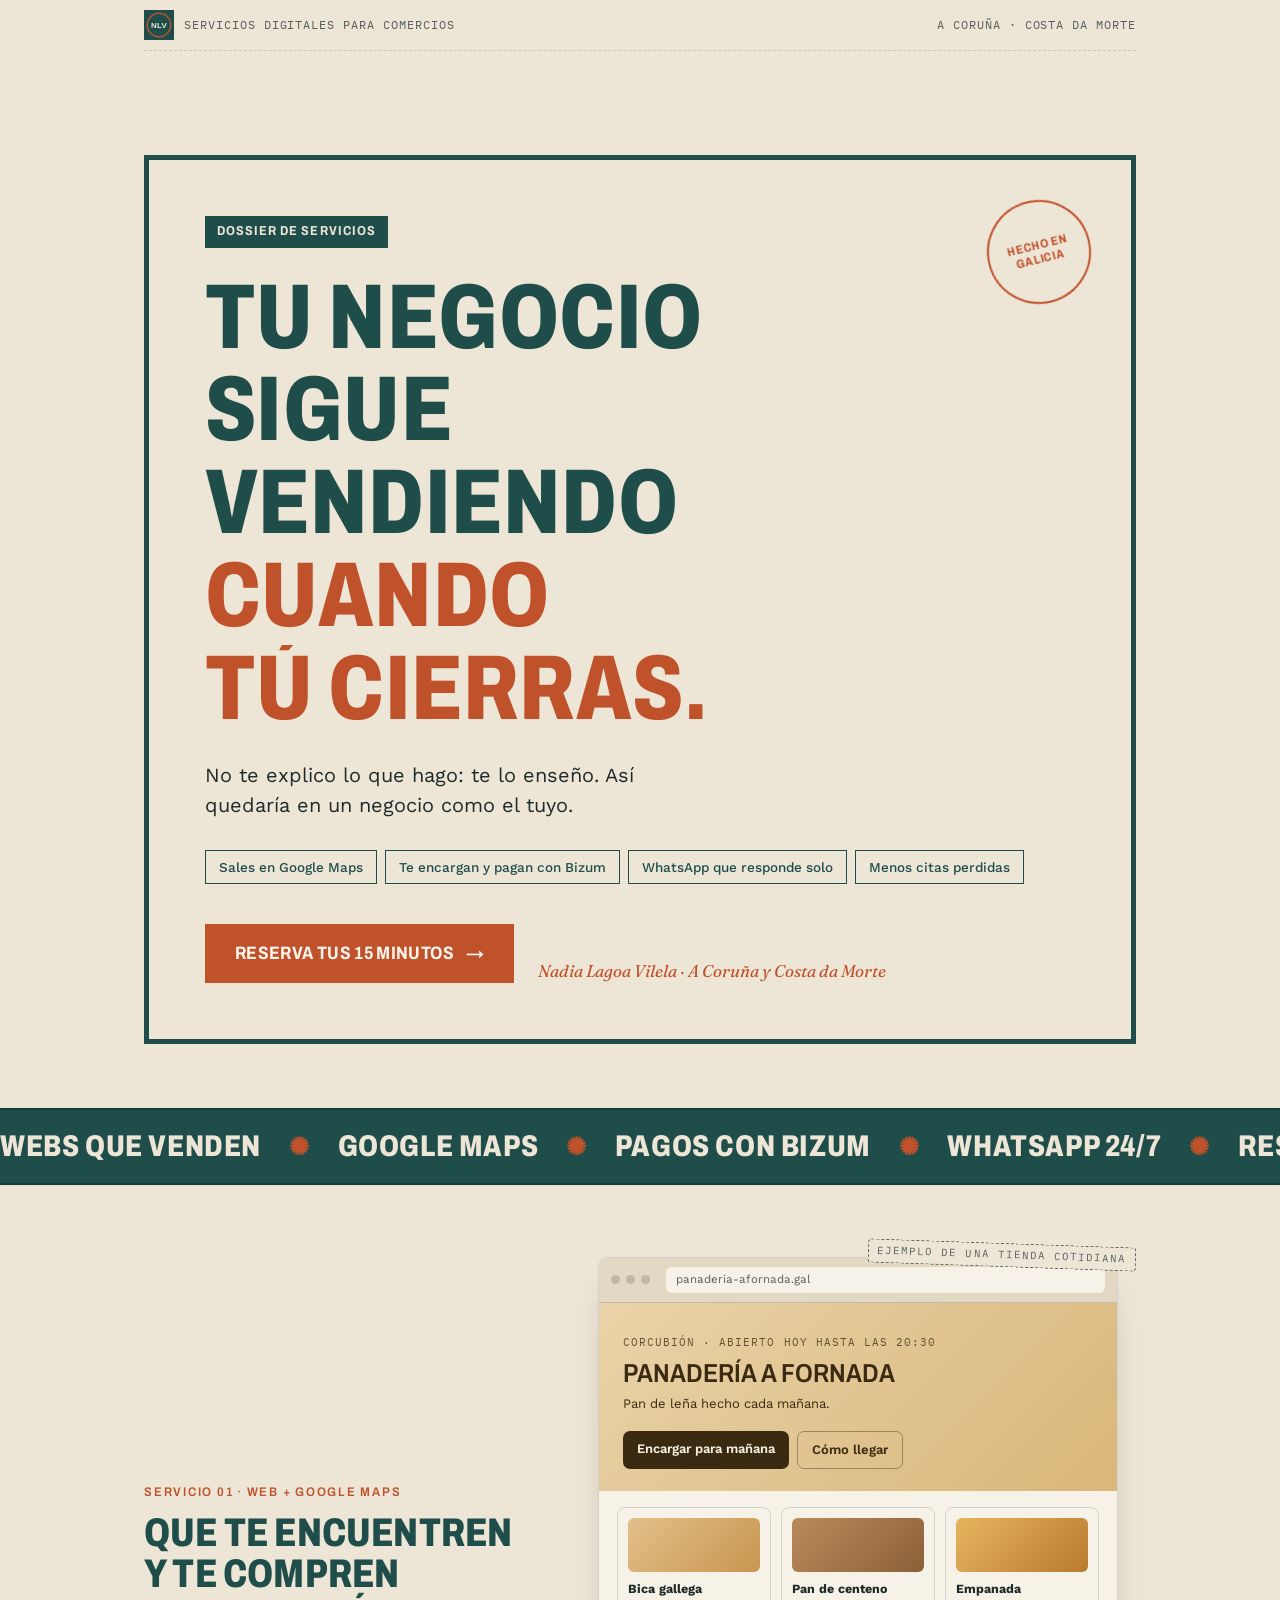
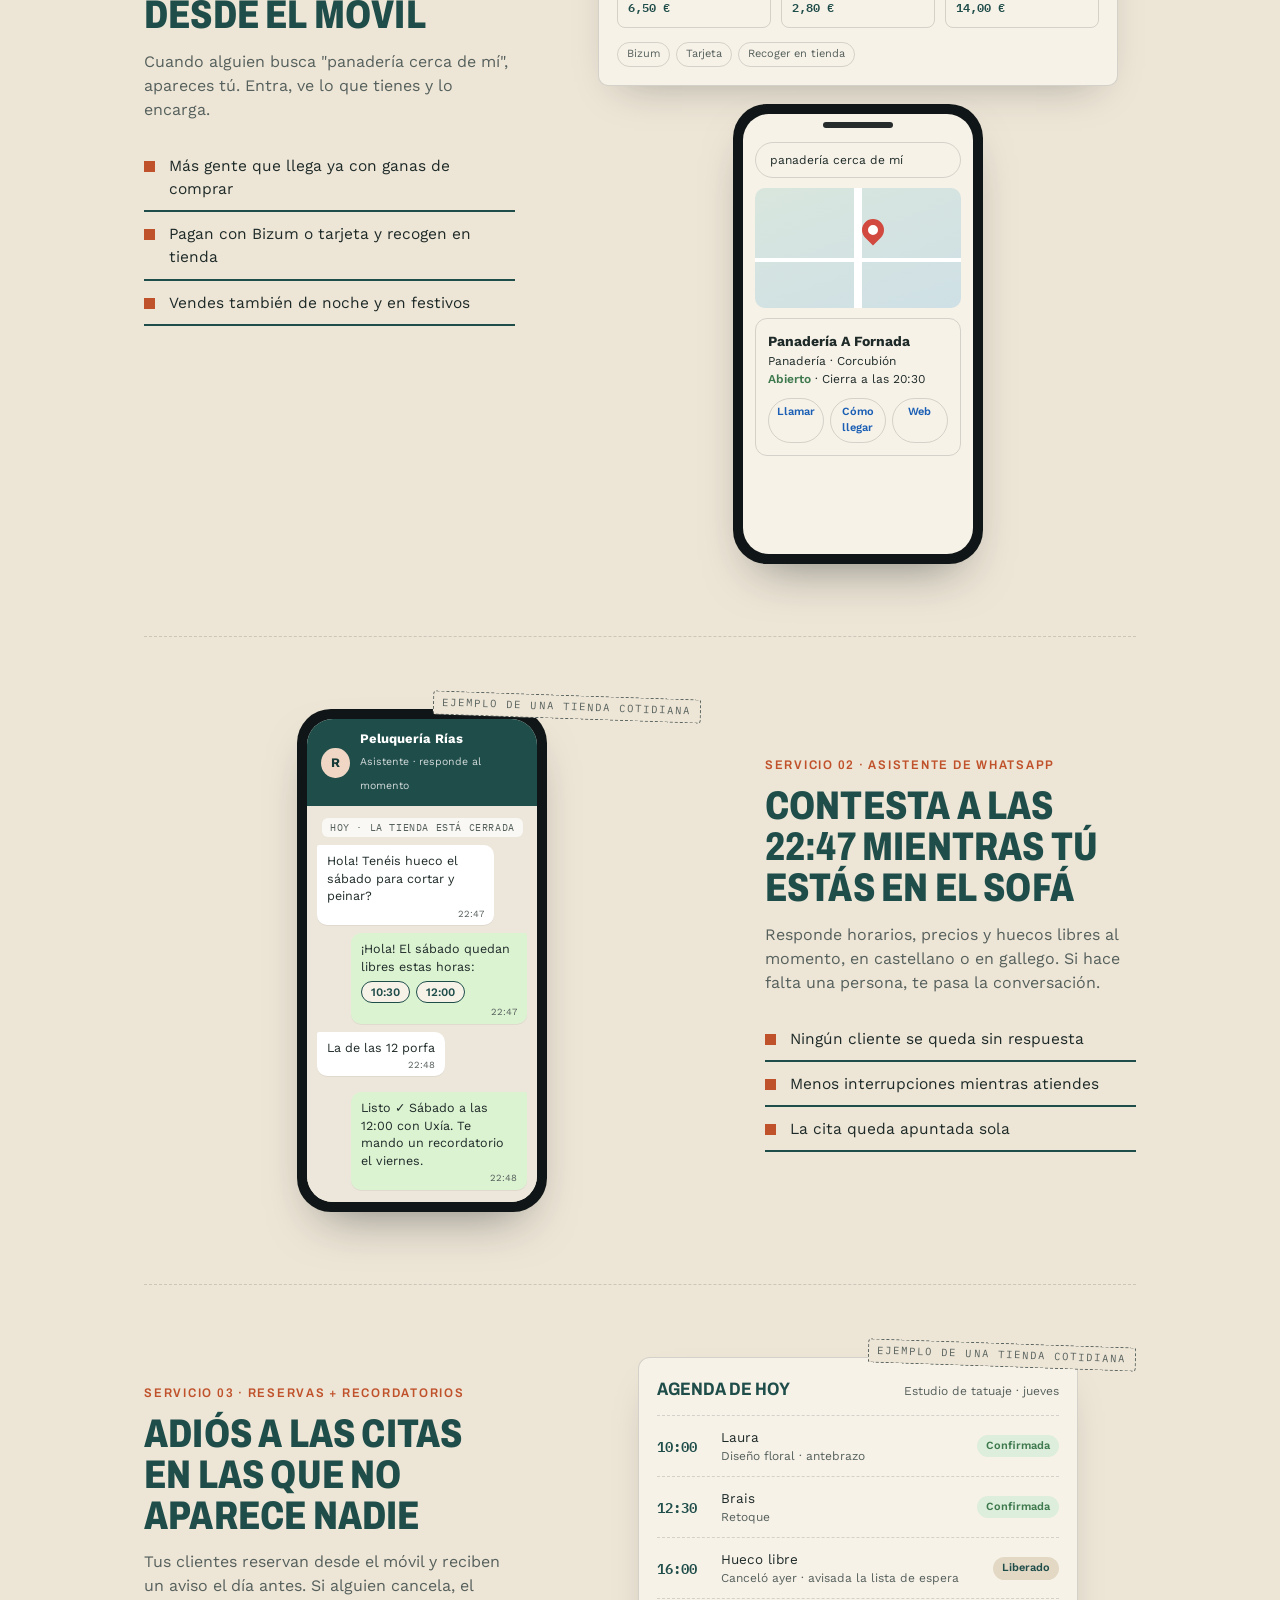
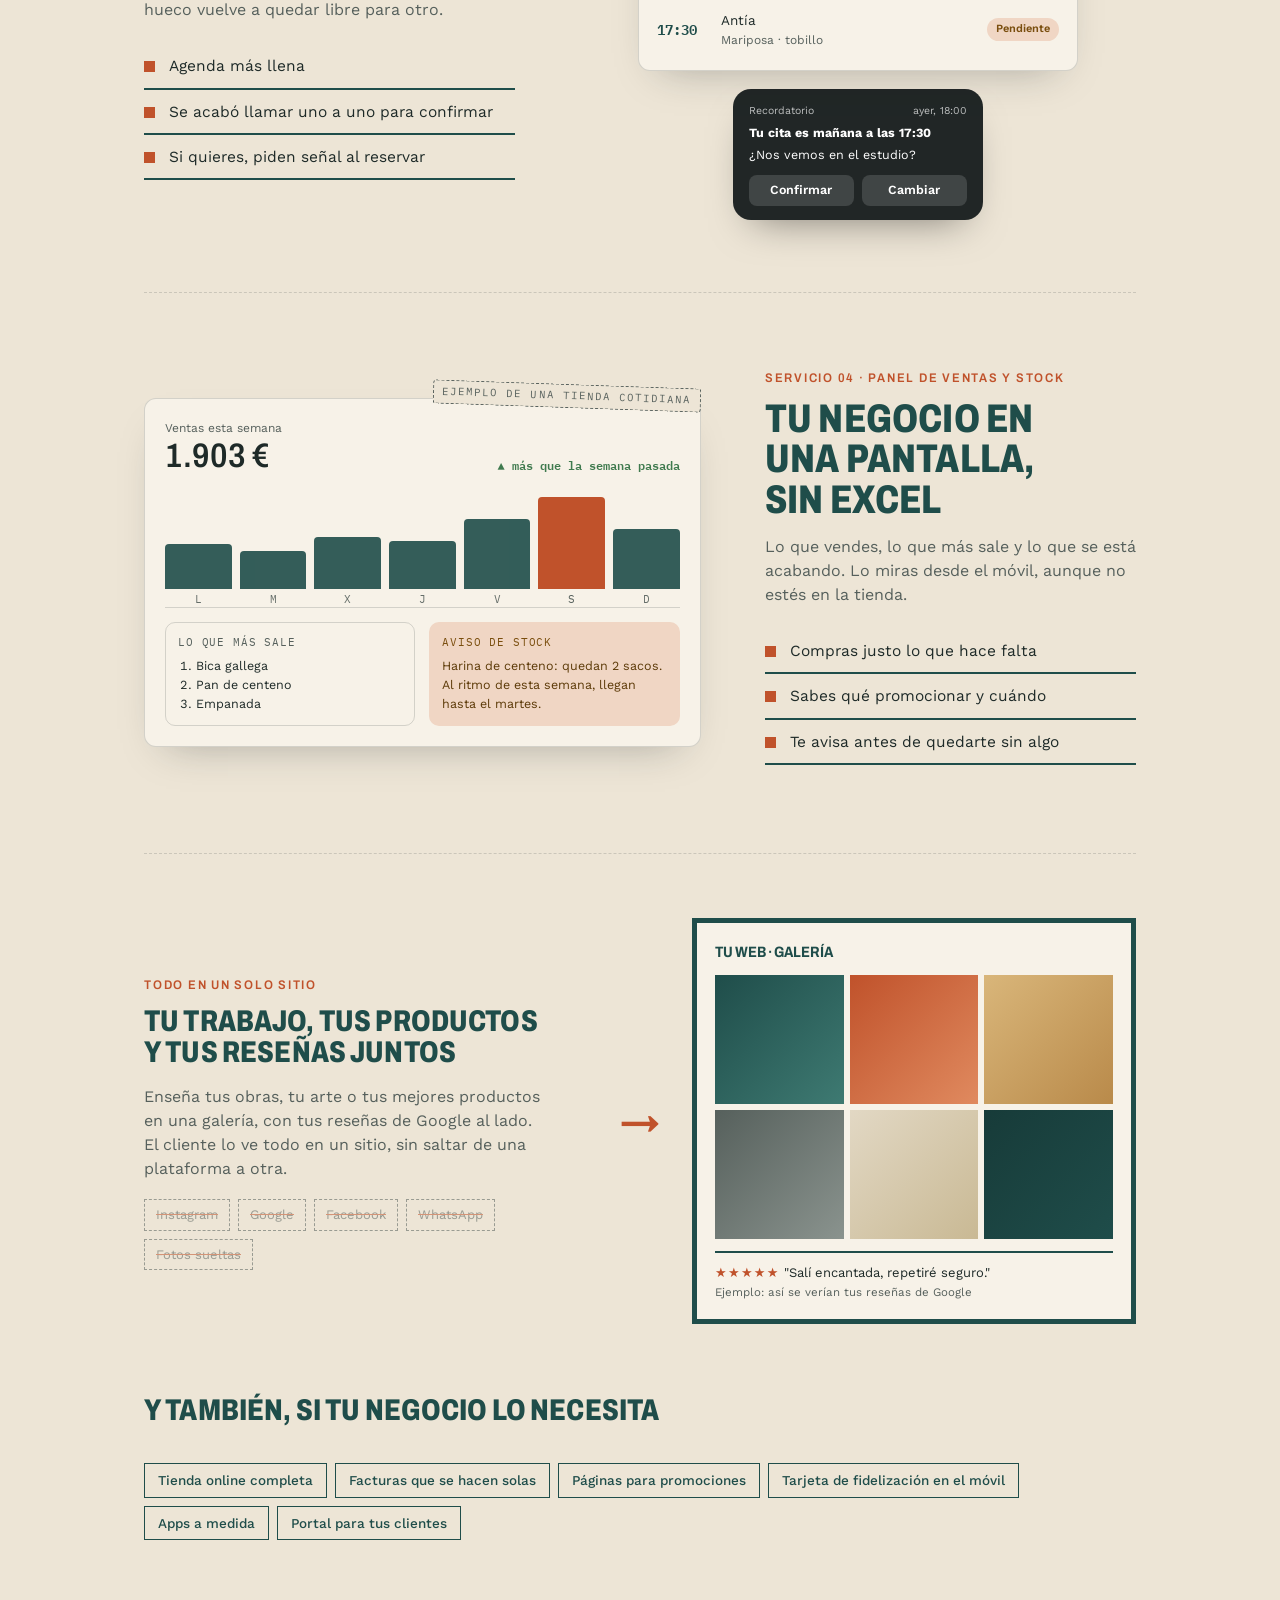
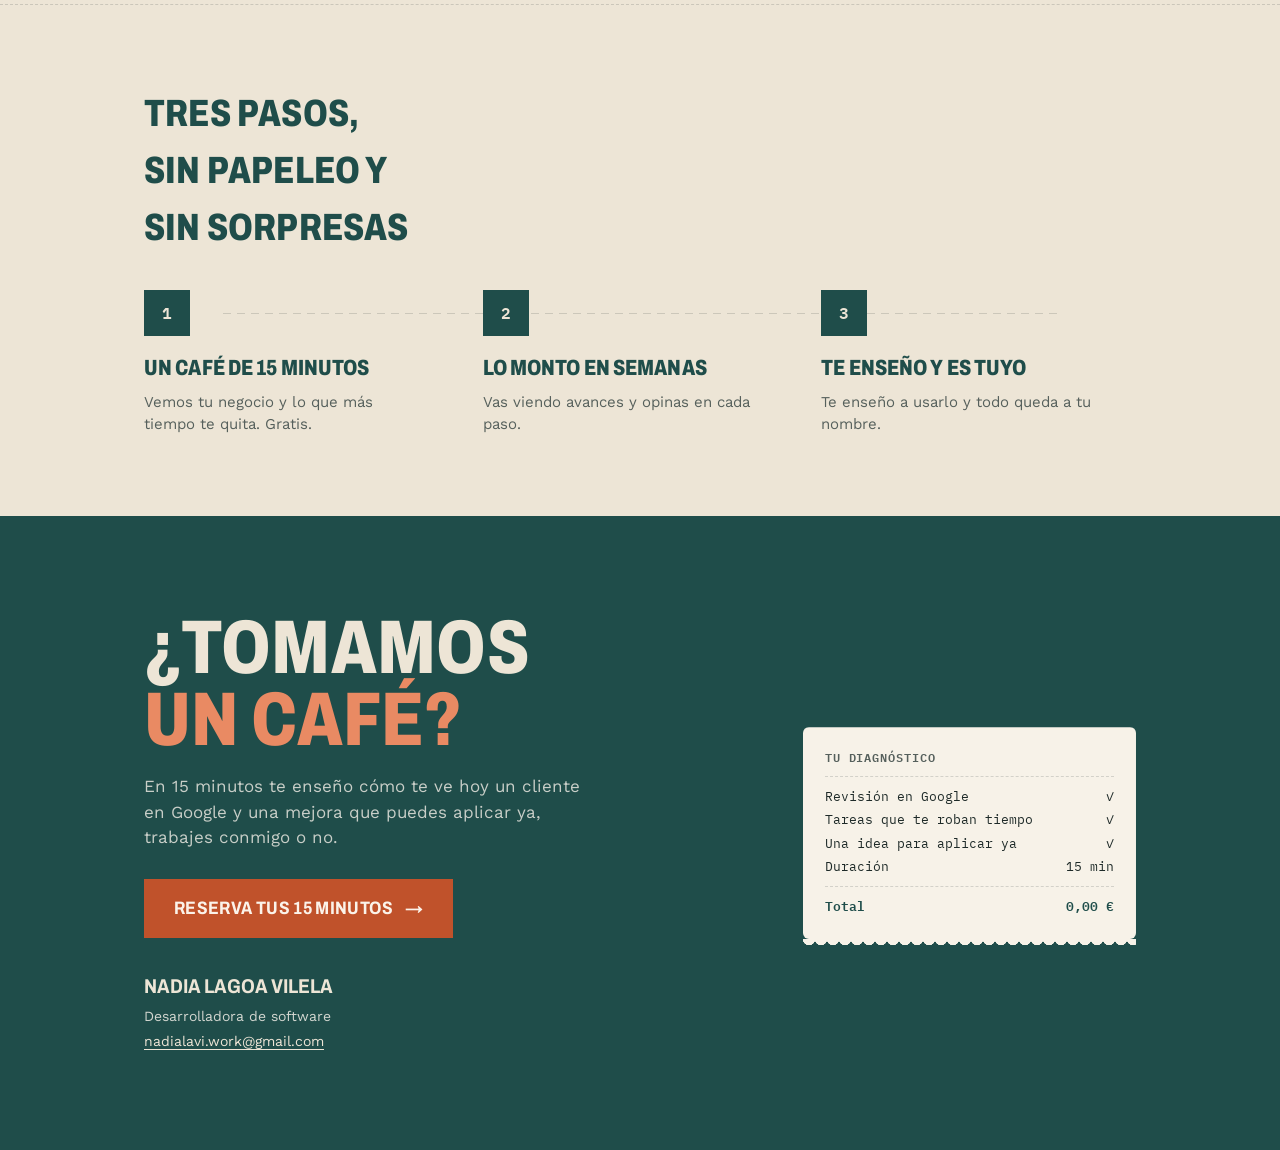
<file: index.html>
<!doctype html>
<html lang="es">
<head>
<meta charset="utf-8">
<meta name="viewport" content="width=device-width, initial-scale=1, viewport-fit=cover">
<title>Nadia Lagoa Vilela · Servicios digitales para tu negocio</title>
<meta name="description" content="Webs, reservas, asistentes de WhatsApp y paneles de ventas para comercios de A Coruña y la Costa da Morte. Nadia Lagoa Vilela, desarrolladora de software.">
<meta property="og:type" content="website">
<meta property="og:locale" content="es_ES">
<meta property="og:title" content="Tu negocio sigue vendiendo cuando tú cierras">
<meta property="og:description" content="Webs, reservas, asistentes de WhatsApp y paneles de ventas para comercios de A Coruña y la Costa da Morte. Nadia Lagoa Vilela, desarrolladora de software.">
<meta name="theme-color" content="#1F4D4A">
<link rel="icon" href="favicon.svg" type="image/svg+xml">
<link rel="apple-touch-icon" href="apple-touch-icon.png">
<link rel="stylesheet" href="https://fonts.googleapis.com/css2?family=Archivo:wdth,wght@62..125,500..800&family=Work+Sans:wght@400;500;600&family=Fraunces:ital,opsz,wght@1,9..144,400&family=IBM+Plex+Mono:wght@500;600&display=swap">
<style>
  :root{
    color-scheme: light;
    --paper:#EDE5D6;
    --paper-2:#E2D8C4;
    --card:#F7F2E8;
    --ink:#1E2A28;
    --ink-soft:#56605C;
    --line:rgba(30,42,40,.16);
    --mar:#1F4D4A;
    --mar-2:#173B39;
    --amber:#C0522B;
    --amber-soft:#F0D6C4;
    --wa:#DCF3D2;
    --ok:#3F7A4E;
  }
  *{box-sizing:border-box;}
  body{margin:0; background:var(--paper); color:var(--ink); font-family:'Work Sans', ui-sans-serif, system-ui, sans-serif; -webkit-font-smoothing:antialiased; line-height:1.5;}
  h1,h2,h3{font-family:'Archivo', 'Arial Narrow', sans-serif; font-stretch:78%; text-transform:uppercase; text-wrap:balance; margin:0; font-weight:800; color:var(--mar); letter-spacing:.005em;}
  .script{font-family:'Fraunces', Georgia, serif; font-style:italic; color:var(--amber);}
  .mono{font-family:'IBM Plex Mono', ui-monospace, monospace;}
  .wrap{max-width:1040px; margin:0 auto; padding-inline:24px;}
  @media (max-width:480px){ .wrap{padding-inline:16px;} }

  .ticker{border-bottom:1px dashed var(--line); padding-block:10px; font-family:'IBM Plex Mono', monospace; font-size:12px; letter-spacing:.08em; text-transform:uppercase; color:var(--ink-soft); display:flex; justify-content:space-between; align-items:center; gap:12px; flex-wrap:wrap;}

  .marca{display:inline-flex; align-items:center; gap:10px;}
  .marca img{width:30px; height:30px; display:block;}

  /* ---------- portada ---------- */
  .hero{padding-block:clamp(56px,9vw,104px) clamp(40px,6vw,64px);}
  .eyebrow{display:inline-block; font-family:'Archivo', sans-serif; font-stretch:85%; font-weight:700; font-size:13px; letter-spacing:.08em; text-transform:uppercase; background:var(--mar); color:var(--paper); padding:6px 12px; margin-bottom:26px;}
  .marco{border:5px solid var(--mar); padding:clamp(28px,5vw,56px); position:relative;}
  .stamp{position:absolute; top:clamp(20px,4vw,40px); right:clamp(20px,4vw,40px); width:104px; height:104px; border:2px solid var(--amber); border-radius:50%; display:flex; align-items:center; justify-content:center; text-align:center; font-family:'Archivo', sans-serif; font-stretch:85%; font-weight:700; font-size:12px; letter-spacing:.06em; text-transform:uppercase; color:var(--amber); transform:rotate(-14deg); line-height:1.2;}
  @media (max-width:560px){ .stamp{width:78px; height:78px; font-size:10px; top:-30px; right:-12px; background:var(--paper);} }
  .cta{display:inline-block; background:var(--amber); color:#FBF3EA; font-family:'Archivo', sans-serif; font-stretch:85%; font-weight:700; font-size:18px; letter-spacing:.02em; text-transform:uppercase; padding:16px 30px;}
  a.cta{text-decoration:none; transition:background .15s ease;}
  a.cta:hover{background:#A8441F;}
  a.cta:focus-visible, a.mail:focus-visible{outline:3px solid var(--amber-soft); outline-offset:3px;}
  a.mail{color:var(--paper); text-decoration:underline; text-underline-offset:3px;}
  .cta-row{display:flex; align-items:flex-end; gap:24px; flex-wrap:wrap; margin-top:40px;}
  .cta-row .script{font-size:17px;}
  .hero h1{font-size:clamp(44px,8vw,92px); line-height:.95; max-width:13ch;}
  .hero h1 em{font-style:normal; color:var(--amber);}
  .tagline{font-size:clamp(17px,2vw,20px); color:var(--ink); max-width:42ch; margin:22px 0 0; line-height:1.5;}
  .chips{display:flex; flex-wrap:wrap; gap:8px; margin-top:30px;}
  .chip{font-size:13.5px; padding:6px 13px; border:1.5px solid var(--mar); background:transparent; color:var(--mar); font-weight:500;}

  hr.rule{border:none; border-top:1px dashed var(--line); margin:0;}

  /* ---------- ejemplos ---------- */
  .intro{padding-block:clamp(48px,7vw,80px) 8px;}
  .intro h2{color:var(--mar); font-size:clamp(28px,4vw,40px); max-width:22ch; line-height:1.12;}
  .intro p{color:var(--ink-soft); font-size:16.5px; max-width:52ch; margin:12px 0 0;}

  .ejemplo{display:grid; grid-template-columns:minmax(0,.8fr) minmax(0,1.2fr); gap:clamp(28px,5vw,64px); align-items:center; padding-block:clamp(40px,6vw,72px); border-bottom:1px dashed var(--line);}
  .ejemplo.rev{grid-template-columns:minmax(0,1.2fr) minmax(0,.8fr);}
  .ejemplo.rev .txt{order:2;}
  @media (max-width:820px){
    .ejemplo, .ejemplo.rev{grid-template-columns:1fr;}
    .ejemplo.rev .txt{order:0;}
  }
  .tag{font-family:'Archivo', sans-serif; font-stretch:90%; font-size:12.5px; letter-spacing:.14em; text-transform:uppercase; color:var(--amber); font-weight:600;}
  .txt h3{font-size:clamp(28px,3.8vw,40px); line-height:1.02; margin:10px 0 14px;}
  .txt p{margin:0; color:var(--ink-soft); font-size:16px; max-width:40ch;}
  .gana{margin-top:22px; padding:0; list-style:none; max-width:42ch;}
  .gana li{display:flex; gap:14px; align-items:baseline; font-size:15.5px; padding:11px 0; border-bottom:2px solid var(--mar);}
  .gana li::before{content:""; width:11px; height:11px; background:var(--amber); flex-shrink:0; transform:translateY(1px);}

  .escena{position:relative; display:flex; gap:18px; align-items:flex-end; justify-content:center; flex-wrap:wrap;}
  .sello{position:absolute; top:-14px; right:0; font-family:'IBM Plex Mono', monospace; font-size:10.5px; letter-spacing:.1em; text-transform:uppercase; color:var(--ink-soft); border:1px dashed var(--ink-soft); padding:3px 8px; border-radius:3px; background:var(--paper); transform:rotate(2deg); z-index:3;}

  /* navegador */
  .browser{flex:1 1 360px; max-width:520px; background:var(--card); border:1px solid var(--line); border-radius:10px; overflow:hidden; box-shadow:0 18px 40px -22px rgba(29,37,40,.35);}
  .browser .bar{display:flex; align-items:center; gap:6px; padding:9px 12px; background:var(--paper-2); border-bottom:1px solid var(--line);}
  .browser .bar i{width:9px; height:9px; border-radius:50%; background:rgba(29,37,40,.18);}
  .browser .url{margin-left:10px; flex:1; font-size:11.5px; color:var(--ink-soft); background:var(--card); border-radius:6px; padding:4px 10px;}
  .web-hero{padding:26px 24px 22px; background:linear-gradient(135deg,#E9D3A8 0%, #D9B67A 100%); color:#3A2A12;}
  .web-hero small{font-family:'IBM Plex Mono', monospace; font-size:10.5px; letter-spacing:.1em; text-transform:uppercase; opacity:.75;}
  .web-hero b{display:block; font-family:'Archivo', sans-serif; font-stretch:85%; text-transform:uppercase; font-size:26px; font-weight:600; line-height:1.1; margin:6px 0 4px;}
  .web-hero span{font-size:13px;}
  .web-hero .btns{display:flex; gap:8px; margin-top:16px; flex-wrap:wrap;}
  .btn-a{background:#3A2A12; color:#FBF3E2; font-size:12.5px; font-weight:600; padding:8px 14px; border-radius:7px;}
  .btn-b{border:1px solid rgba(58,42,18,.4); font-size:12.5px; font-weight:600; padding:8px 14px; border-radius:7px;}
  .productos{display:grid; grid-template-columns:repeat(3,1fr); gap:10px; padding:16px 18px 8px;}
  .prod{border:1px solid var(--line); border-radius:8px; padding:10px; font-size:12px;}
  .prod .foto{height:54px; border-radius:6px; margin-bottom:8px;}
  .prod b{display:block; font-size:12.5px;}
  .prod .p{font-family:'IBM Plex Mono', monospace; color:var(--mar); font-weight:600;}
  .pago{display:flex; gap:6px; flex-wrap:wrap; padding:6px 18px 18px; font-size:11px; color:var(--ink-soft);}
  .pago span{border:1px solid var(--line); border-radius:999px; padding:3px 9px;}
  @media (max-width:480px){ .productos{grid-template-columns:1fr 1fr;} .productos .prod:nth-child(3){display:none;} }

  /* móvil */
  .phone{flex:0 0 auto; width:250px; max-width:100%; background:#101617; border-radius:34px; padding:10px; box-shadow:0 24px 50px -24px rgba(29,37,40,.55);}
  .screen{background:var(--card); border-radius:26px; overflow:hidden; min-height:440px; display:flex; flex-direction:column;}
  .notch{height:22px; display:flex; justify-content:center; align-items:center;}
  .notch i{width:70px; height:6px; border-radius:6px; background:#101617; opacity:.9;}

  /* google */
  .gsearch{margin:6px 12px 10px; border:1px solid var(--line); border-radius:999px; padding:8px 14px; font-size:12px; color:var(--ink);}
  .map{height:120px; margin:0 12px; border-radius:10px; position:relative; overflow:hidden; background:
      linear-gradient(90deg, transparent 48%, #fff 48% 52%, transparent 52%),
      linear-gradient(0deg, transparent 38%, #fff 38% 42%, transparent 42%),
      linear-gradient(160deg, #D8E6DD 0%, #CFE0E6 100%);}
  .map .pin{position:absolute; left:52%; top:26%; width:22px; height:22px; border-radius:50% 50% 50% 0; background:#D1493F; transform:rotate(-45deg);}
  .map .pin::after{content:""; position:absolute; inset:6px; border-radius:50%; background:#fff;}
  .gcard{margin:10px 12px; padding:12px; border:1px solid var(--line); border-radius:12px; font-size:12px;}
  .gcard b{font-size:14px; display:block;}
  .gcard .abierto{color:var(--ok); font-weight:600;}
  .gcard .acc{display:flex; gap:6px; margin-top:10px;}
  .gcard .acc span{flex:1; text-align:center; font-size:11px; font-weight:600; color:#1A5FB4; border:1px solid var(--line); border-radius:999px; padding:5px 0;}

  /* whatsapp */
  .wa-head{background:var(--mar); color:#fff; padding:10px 14px; display:flex; gap:10px; align-items:center;}
  .wa-head .av{width:30px; height:30px; border-radius:50%; background:var(--amber-soft); color:var(--mar-2); display:flex; align-items:center; justify-content:center; font-weight:700; font-size:13px;}
  .wa-head b{font-size:13px; display:block;}
  .wa-head small{font-size:10.5px; opacity:.8;}
  .wa-body{flex:1; background:#EDE7DB; padding:12px 10px; display:flex; flex-direction:column; gap:8px;}
  .msg{max-width:84%; font-size:12.5px; padding:7px 10px 5px; border-radius:10px; line-height:1.4; box-shadow:0 1px 0 rgba(0,0,0,.06);}
  .msg .h{display:block; text-align:right; font-size:9.5px; color:var(--ink-soft); margin-top:2px;}
  .in{background:#fff; align-self:flex-start; border-top-left-radius:2px;}
  .out{background:var(--wa); align-self:flex-end; border-top-right-radius:2px;}
  .huecos{display:flex; gap:6px; margin-top:6px;}
  .huecos span{background:var(--card); border:1px solid var(--mar); color:var(--mar); border-radius:999px; padding:2px 9px; font-size:11.5px; font-weight:600;}
  .nota-hora{align-self:center; font-family:'IBM Plex Mono', monospace; font-size:10px; letter-spacing:.06em; background:rgba(255,255,255,.7); color:var(--ink-soft); border-radius:6px; padding:2px 8px; text-transform:uppercase;}

  /* agenda */
  .agenda{flex:1 1 340px; max-width:440px; background:var(--card); border:1px solid var(--line); border-radius:12px; padding:18px 18px 10px; box-shadow:0 18px 40px -22px rgba(29,37,40,.35);}
  .agenda .top{display:flex; justify-content:space-between; align-items:baseline; margin-bottom:12px;}
  .agenda .top b{font-family:'Archivo', sans-serif; font-stretch:85%; text-transform:uppercase; font-size:18px; color:var(--mar);}
  .agenda .top span{font-size:12px; color:var(--ink-soft);}
  .cita{display:grid; grid-template-columns:52px 1fr auto; gap:12px; align-items:center; padding:11px 0; border-top:1px dashed var(--line); font-size:13.5px;}
  .cita .h{font-family:'IBM Plex Mono', monospace; font-weight:600; color:var(--mar);}
  .cita small{display:block; color:var(--ink-soft); font-size:12px;}
  .est{font-size:11px; font-weight:600; padding:3px 9px; border-radius:999px; white-space:nowrap;}
  .est.ok{background:#DDEEDC; color:var(--ok);}
  .est.pend{background:var(--amber-soft); color:#7A4E0E;}
  .est.libre{background:var(--paper-2); color:var(--mar);}
  .noti{flex:0 0 auto; width:250px; max-width:100%; background:rgba(16,22,23,.92); color:#fff; border-radius:18px; padding:14px 16px; font-size:12.5px; box-shadow:0 18px 40px -20px rgba(0,0,0,.5); align-self:flex-start;}
  .noti small{display:flex; justify-content:space-between; font-size:10.5px; opacity:.7; margin-bottom:6px;}
  .noti b{display:block; margin-bottom:3px;}
  .noti .r{display:flex; gap:8px; margin-top:10px;}
  .noti .r span{flex:1; text-align:center; background:rgba(255,255,255,.14); border-radius:8px; padding:6px 0; font-weight:600;}

  /* panel */
  .panel{flex:1 1 420px; max-width:560px; background:var(--card); border:1px solid var(--line); border-radius:12px; padding:20px; box-shadow:0 18px 40px -22px rgba(29,37,40,.35); display:grid; grid-template-columns:1fr 1fr; gap:14px;}
  .panel .kpi{grid-column:1 / -1; display:flex; justify-content:space-between; align-items:flex-end; flex-wrap:wrap; gap:10px;}
  .panel .kpi small{display:block; font-size:12px; color:var(--ink-soft);}
  .panel .kpi b{font-family:'Archivo', sans-serif; font-stretch:85%; font-size:34px; font-weight:600; font-variant-numeric:tabular-nums; line-height:1.1;}
  .panel .kpi .sube{font-family:'IBM Plex Mono', monospace; font-size:12px; color:var(--ok); font-weight:600;}
  .barras{grid-column:1 / -1; display:grid; grid-template-columns:repeat(7,1fr); gap:8px; align-items:end; height:120px; padding-bottom:18px; position:relative; border-bottom:1px solid var(--line);}
  .barras div{background:var(--mar); border-radius:4px 4px 0 0; position:relative; opacity:.9;}
  .barras div.hoy{background:var(--amber); opacity:1;}
  .barras div span{position:absolute; bottom:-18px; left:0; right:0; text-align:center; font-family:'IBM Plex Mono', monospace; font-size:10.5px; color:var(--ink-soft);}
  .mini{border:1px solid var(--line); border-radius:10px; padding:12px; font-size:12.5px;}
  .mini small{display:block; font-family:'IBM Plex Mono', monospace; font-size:10.5px; letter-spacing:.08em; text-transform:uppercase; color:var(--ink-soft); margin-bottom:6px;}
  .mini ol{margin:0; padding-left:18px;}
  .mini.alerta{background:var(--amber-soft); border-color:transparent; color:#5C3A08;}
  .mini.alerta small{color:#7A4E0E;}
  @media (max-width:480px){ .panel{grid-template-columns:1fr;} }

  /* ---------- todo en un sitio ---------- */
  .unsitio{display:grid; grid-template-columns:minmax(0,1fr) auto minmax(0,1fr); gap:clamp(16px,3vw,32px); align-items:center; margin-bottom:clamp(40px,6vw,64px);}
  @media (max-width:760px){ .unsitio{grid-template-columns:1fr;} .unsitio .flecha{transform:rotate(90deg); justify-self:center;} }
  .unsitio h2{font-size:clamp(28px,3.8vw,40px); line-height:1.02; margin:10px 0 14px;}
  .unsitio p{margin:0; color:var(--ink-soft); font-size:16px; max-width:40ch;}
  .antes{display:flex; flex-wrap:wrap; gap:8px; margin-top:18px;}
  .antes span{font-size:13px; padding:5px 11px; border:1.5px dashed var(--ink-soft); color:var(--ink-soft);}
  .flecha{font-family:'Archivo', sans-serif; font-weight:800; font-size:40px; color:var(--amber);}
  .tuweb{background:var(--card); border:5px solid var(--mar); padding:18px;}
  .tuweb .t{font-family:'Archivo', sans-serif; font-stretch:85%; font-weight:700; text-transform:uppercase; color:var(--mar); font-size:15px; margin-bottom:12px;}
  .galeria{display:grid; grid-template-columns:repeat(3,1fr); gap:6px; margin-bottom:12px;}
  .galeria i{aspect-ratio:1; max-width:100%; display:block;}
  .resena{border-top:2px solid var(--mar); padding-top:10px; font-size:13px;}
  .resena b{color:var(--amber); letter-spacing:.1em;}
  .resena small{display:block; color:var(--ink-soft); font-size:11.5px; margin-top:2px;}

  /* ---------- y además ---------- */
  .extra{padding-block:clamp(40px,6vw,64px);}
  .extra h2{font-size:clamp(24px,3vw,30px); margin-bottom:18px;}

  /* ---------- pasos ---------- */
  .pasos{padding-block:clamp(48px,7vw,80px); }
  .pasos h2{font-size:clamp(28px,4vw,38px); margin-bottom:34px; max-width:20ch;}
  .flow{display:grid; grid-template-columns:repeat(3,1fr); gap:24px; position:relative;}
  .flow::before{content:""; position:absolute; top:23px; left:8%; right:8%; height:1px; background:repeating-linear-gradient(to right, var(--line) 0 8px, transparent 8px 14px);}
  .step{position:relative;}
  .step .n{width:46px; height:46px; background:var(--mar); color:var(--paper) !important; border:none; color:var(--mar-2); font-family:'IBM Plex Mono', monospace; font-weight:600; display:flex; align-items:center; justify-content:center; margin-bottom:16px;}
  .step h3{font-size:22px; margin-bottom:6px;}
  .step p{margin:0; color:var(--ink-soft); font-size:15px; max-width:30ch;}
  @media (max-width:700px){ .flow{grid-template-columns:1fr;} .flow::before{display:none;} }

  /* ---------- cierre ---------- */
  .cierre{background:var(--mar); color:#F2EFE7; padding-block:clamp(56px,8vw,96px);}
  .cierre .grid{display:grid; grid-template-columns:minmax(0,1.3fr) minmax(0,.7fr); gap:40px; align-items:center;}
  @media (max-width:760px){ .cierre .grid{grid-template-columns:1fr;} }
  .cierre h2{font-size:clamp(40px,7vw,76px); line-height:.95; color:var(--paper);}
  .cierre h2 em{font-style:normal; color:#E98A63;}
  .cierre p{font-size:17px; color:rgba(242,239,231,.8); max-width:42ch; margin:18px 0 0;}
  .ticket{background:var(--card); color:var(--ink); border-radius:6px; padding:20px 22px; font-family:'IBM Plex Mono', monospace; font-size:13px; line-height:1.8; position:relative;}
  .ticket::after{content:""; position:absolute; left:0; right:0; bottom:-8px; height:8px; background:radial-gradient(circle at 6px 0, var(--card) 6px, transparent 6.5px) 0 0/12px 8px repeat-x;}
  .ticket .t{font-weight:600; letter-spacing:.08em; text-transform:uppercase; font-size:11.5px; color:var(--ink-soft); border-bottom:1px dashed var(--line); padding-bottom:8px; margin-bottom:8px;}
  .ticket .row{display:flex; justify-content:space-between; gap:12px;}
  .ticket .tot{border-top:1px dashed var(--line); margin-top:8px; padding-top:8px; font-weight:600; color:var(--mar);}
  .firma{margin-top:30px; font-size:14px; color:rgba(242,239,231,.85); line-height:1.8;}
  .firma b{font-family:'Archivo', sans-serif; font-stretch:85%; text-transform:uppercase; font-size:20px; font-weight:700; color:var(--paper);}

  @media (prefers-reduced-motion: no-preference){
    .msg{animation:entra .5s ease both;}
    .msg:nth-child(2){animation-delay:.1s}.msg:nth-child(3){animation-delay:.2s}.msg:nth-child(4){animation-delay:.3s}.msg:nth-child(5){animation-delay:.4s}
    @keyframes entra{from{transform:translateY(6px)} to{transform:none}}
  }

  /* =========================================================
     MOVIMIENTO
     ========================================================= */
  .progreso{position:fixed; top:0; left:0; right:0; height:4px; z-index:50; background:linear-gradient(90deg,var(--mar),var(--amber)); transform-origin:0 50%; transform:scaleX(0);}

  /* cinta */
  .marquee{background:var(--mar); color:var(--paper); overflow:hidden; border-block:2px solid var(--mar-2); padding-block:14px;}
  .marquee .track{display:flex; width:max-content; gap:28px; align-items:center; font-family:'Archivo', sans-serif; font-stretch:80%; font-weight:800; font-size:clamp(20px,3vw,30px); text-transform:uppercase; letter-spacing:.02em; white-space:nowrap;}
  .marquee i{font-style:normal; color:var(--amber); font-size:.8em;}

  /* botón */
  a.cta{position:relative; overflow:hidden; display:inline-flex; align-items:center; gap:12px; box-shadow:0 0 0 0 rgba(192,82,43,.45); transition:transform .25s cubic-bezier(.2,.8,.2,1), box-shadow .25s ease, background .2s ease;}
  a.cta::after{content:"→"; display:inline-block; transition:transform .25s cubic-bezier(.2,.8,.2,1);}
  a.cta::before{content:""; position:absolute; top:0; bottom:0; width:40%; left:-60%; background:linear-gradient(100deg, transparent, rgba(255,255,255,.35), transparent); transform:skewX(-18deg);}
  a.cta:hover{transform:translateY(-3px); box-shadow:6px 6px 0 var(--mar);}
  a.cta:hover::after{transform:translateX(6px);}
  a.cta:active{transform:translateY(0); box-shadow:2px 2px 0 var(--mar);}

  .chip{transition:background .2s ease, color .2s ease, transform .2s ease;}
  .chip:hover{background:var(--mar); color:var(--paper); transform:translateY(-2px);}

  .galeria i{transition:transform .35s cubic-bezier(.2,.8,.2,1), filter .35s ease;}
  .galeria i:hover{transform:scale(1.08) rotate(-2deg); filter:saturate(1.2); position:relative; z-index:1;}

  .escena{perspective:1200px;}
  .escena > .browser, .escena > .phone, .escena > .agenda, .escena > .panel, .escena > .noti{transition:transform .5s cubic-bezier(.2,.8,.2,1);}

  /* lista con línea que se dibuja */
  .gana li{border-bottom:none; position:relative;}
  .gana li::after{content:""; position:absolute; left:0; right:0; bottom:0; height:2px; background:var(--mar); transform-origin:0 50%;}

  .typing{display:none;}
  /* panel de contacto */
  dialog.reserva{border:5px solid var(--mar); background:var(--paper); color:var(--ink); padding:clamp(24px,5vw,40px); max-width:min(520px, calc(100vw - 32px)); width:100%;}
  dialog.reserva::backdrop{background:rgba(23,59,57,.55); backdrop-filter:blur(3px);}
  dialog.reserva h2{font-size:clamp(28px,5vw,40px); line-height:1; margin:10px 0 12px;}
  dialog.reserva p{margin:0 0 20px; color:var(--ink-soft);}
  .cerrar{position:absolute; top:10px; right:12px; background:none; border:none; font-size:30px; line-height:1; color:var(--mar); cursor:pointer; padding:4px 8px;}
  .opciones{display:grid; gap:10px;}
  .op{display:flex; justify-content:space-between; align-items:center; gap:12px; text-decoration:none; color:var(--mar); border:2px solid var(--mar); padding:14px 16px; transition:background .2s ease, color .2s ease, transform .2s ease;}
  .op b{font-family:'Archivo', sans-serif; font-stretch:85%; text-transform:uppercase; font-size:17px;}
  .op small{font-size:12.5px; color:var(--ink-soft); text-align:right;}
  .op:hover, .op:focus-visible{background:var(--mar); color:var(--paper); transform:translateX(4px);}
  .op:hover small, .op:focus-visible small{color:rgba(237,229,214,.8);}
  .copiar{margin-top:16px; display:flex; gap:10px; align-items:center; justify-content:space-between; flex-wrap:wrap; border-top:2px solid var(--mar); padding-top:14px; font-family:'IBM Plex Mono', monospace; font-size:14px;}
  .copiar button{background:var(--amber); color:#FBF3EA; border:none; font-family:'Archivo', sans-serif; font-stretch:85%; font-weight:700; text-transform:uppercase; font-size:14px; padding:10px 16px; cursor:pointer;}
  .copiar button:focus-visible, .cerrar:focus-visible, .op:focus-visible{outline:3px solid var(--amber); outline-offset:3px;}

  @media (prefers-reduced-motion: no-preference){
    /* portada */
    .hero h1 .w{display:inline-block; overflow:hidden; vertical-align:top; padding-bottom:.06em;}
    .hero h1 .w > span{display:inline-block; transform:translateY(105%); animation:sube .9s cubic-bezier(.2,.8,.2,1) forwards;}
    .hero .eyebrow, .hero .tagline, .hero .chips .chip, .hero .cta-row{opacity:0; animation:aparece .8s cubic-bezier(.2,.8,.2,1) forwards;}
    .hero .eyebrow{animation-delay:.05s}
    .hero .tagline{animation-delay:.75s}
    .hero .chips .chip:nth-child(1){animation-delay:.9s}.hero .chips .chip:nth-child(2){animation-delay:.98s}.hero .chips .chip:nth-child(3){animation-delay:1.06s}.hero .chips .chip:nth-child(4){animation-delay:1.14s}
    .hero .cta-row{animation-delay:1.25s}
    .marco{animation:marco 1.1s cubic-bezier(.2,.8,.2,1) both;}
    .stamp{animation:sello .9s .5s cubic-bezier(.3,1.6,.5,1) both, gira 24s 1.4s linear infinite;}
    a.cta::before{animation:brillo 3.6s 2s ease-in-out infinite;}
    .marquee .track{animation:cinta 32s linear infinite;}
    .marquee:hover .track{animation-play-state:paused;}
    .phone{animation:flota 6s ease-in-out infinite;}
    .escena .phone:nth-of-type(2){animation-delay:-3s;}

    /* entrada al hacer scroll (solo si hay JS) */
    .js .rv{opacity:0; transform:translateY(46px); transition:opacity .9s cubic-bezier(.2,.8,.2,1), transform .9s cubic-bezier(.2,.8,.2,1);}
    .js .rv.visto{opacity:1; transform:none;}
    .js .escena.rv{transform:translateY(60px) scale(.96);}
    .js .escena.rv.visto{transform:none;}
    .js .ejemplo .txt .gana li{opacity:0; transform:translateX(-18px); transition:opacity .6s ease, transform .6s cubic-bezier(.2,.8,.2,1);}
    .js .ejemplo .txt.visto .gana li{opacity:1; transform:none;}
    .js .ejemplo .txt .gana li::after{transform:scaleX(0); transition:transform .8s cubic-bezier(.2,.8,.2,1);}
    .js .ejemplo .txt.visto .gana li::after{transform:scaleX(1);}
    .js .ejemplo .txt.visto .gana li:nth-child(1), .js .ejemplo .txt.visto .gana li:nth-child(1)::after{transition-delay:.35s}
    .js .ejemplo .txt.visto .gana li:nth-child(2), .js .ejemplo .txt.visto .gana li:nth-child(2)::after{transition-delay:.5s}
    .js .ejemplo .txt.visto .gana li:nth-child(3), .js .ejemplo .txt.visto .gana li:nth-child(3)::after{transition-delay:.65s}

    /* whatsapp: los mensajes llegan uno a uno */
    .js .wa-body .msg, .js .wa-body .nota-hora{opacity:0; transform:translateY(12px) scale(.94); transform-origin:left bottom; transition:opacity .45s ease, transform .5s cubic-bezier(.3,1.4,.5,1);}
    .js .wa-body .msg.out{transform-origin:right bottom;}
    .js .escena.visto .wa-body > :not(.typing){opacity:1; transform:none;}
    .js .escena.visto .wa-body > :nth-child(1){transition-delay:.3s}
    .js .escena.visto .wa-body > :nth-child(2){transition-delay:.8s}
    .js .escena.visto .wa-body > :nth-child(3){transition-delay:2.1s}
    .js .escena.visto .wa-body > :nth-child(4){transition-delay:3.1s}
    .js .escena.visto .wa-body > :nth-child(6){transition-delay:5.0s}
    .js .typing{display:flex; align-self:flex-end; background:var(--wa); border-radius:10px; gap:4px; max-height:0; padding:0 12px; opacity:0; overflow:hidden;}
    .typing i{width:6px; height:6px; border-radius:50%; background:var(--ink-soft); animation:punto 1s infinite;}
    .typing i:nth-child(2){animation-delay:.15s}.typing i:nth-child(3){animation-delay:.3s}
    .js .escena.visto .typing{animation:escribe 1.2s 3.8s forwards;}
    .msg{animation:none !important;}

    /* agenda */
    .js .agenda .cita{opacity:0; transform:translateX(30px); transition:opacity .5s ease, transform .6s cubic-bezier(.2,.8,.2,1);}
    .js .escena.visto .agenda .cita{opacity:1; transform:none;}
    .js .escena.visto .agenda .cita:nth-of-type(1){transition-delay:.3s}
    .js .escena.visto .agenda .cita:nth-of-type(2){transition-delay:.45s}
    .js .escena.visto .agenda .cita:nth-of-type(3){transition-delay:.6s}
    .js .escena.visto .agenda .cita:nth-of-type(4){transition-delay:.75s}
    .js .noti{opacity:0; transform:translateY(-30px) scale(.9); transition:opacity .5s ease, transform .7s cubic-bezier(.3,1.5,.5,1);}
    .js .escena.visto .noti{opacity:1; transform:none; transition-delay:1.2s;}
    .js .escena.visto .est.libre{animation:latido 1.2s 1.4s ease-in-out 2;}

    /* panel */
    .js .barras div{transform:scaleY(0); transform-origin:50% 100%; transition:transform .9s cubic-bezier(.2,.8,.2,1);}
    .js .escena.visto .barras div{transform:scaleY(1);}
    .js .escena.visto .barras div:nth-child(1){transition-delay:.2s}.js .escena.visto .barras div:nth-child(2){transition-delay:.28s}.js .escena.visto .barras div:nth-child(3){transition-delay:.36s}.js .escena.visto .barras div:nth-child(4){transition-delay:.44s}.js .escena.visto .barras div:nth-child(5){transition-delay:.52s}.js .escena.visto .barras div:nth-child(6){transition-delay:.6s}.js .escena.visto .barras div:nth-child(7){transition-delay:.68s}
    .js .mini.alerta{opacity:0; transform:scale(.9); transition:opacity .5s ease 1.2s, transform .6s cubic-bezier(.3,1.5,.5,1) 1.2s;}
    .js .escena.visto .mini.alerta{opacity:1; transform:none;}

    /* galería */
    .js .galeria i{opacity:0; transform:scale(.6) rotate(-6deg); transition:opacity .5s ease, transform .6s cubic-bezier(.3,1.5,.5,1);}
    .js .tuweb.visto .galeria i{opacity:1; transform:none;}
    .js .tuweb.visto .galeria i:nth-child(2){transition-delay:.08s}.js .tuweb.visto .galeria i:nth-child(3){transition-delay:.16s}.js .tuweb.visto .galeria i:nth-child(4){transition-delay:.24s}.js .tuweb.visto .galeria i:nth-child(5){transition-delay:.32s}.js .tuweb.visto .galeria i:nth-child(6){transition-delay:.4s}
    .js .antes span{transition:opacity .6s ease, text-decoration-color .6s ease; text-decoration:line-through; text-decoration-color:transparent;}
    .js .unsitio .visto .antes span{opacity:.55; text-decoration-color:var(--amber);}
    .flecha{animation:empuja 1.6s ease-in-out infinite;}

    /* pasos */
    .js .step .n{transform:scale(0) rotate(-90deg); transition:transform .6s cubic-bezier(.3,1.6,.5,1);}
    .js .step.visto .n{transform:none;}

    /* ticket que "se imprime" */
    .js .ticket{clip-path:inset(0 0 100% 0); transition:clip-path 1.4s steps(12) .3s;}
    .js .ticket.visto{clip-path:inset(0 0 -20px 0);}

    dialog.reserva[open]{animation:abre .45s cubic-bezier(.3,1.4,.5,1);}
    dialog.reserva[open]::backdrop{animation:aparece .3s ease;}
  }

  @keyframes sube{to{transform:none}}
  @keyframes aparece{from{opacity:0; transform:translateY(18px)} to{opacity:1; transform:none}}
  @keyframes marco{from{clip-path:inset(0 100% 100% 0)} to{clip-path:inset(0 0 0 0)}}
  @keyframes sello{from{opacity:0; transform:scale(2.2) rotate(-60deg)} to{opacity:1; transform:rotate(-14deg)}}
  @keyframes gira{from{transform:rotate(-14deg)} to{transform:rotate(346deg)}}
  @keyframes brillo{0%{left:-60%} 30%,100%{left:130%}}
  @keyframes cinta{to{transform:translateX(-50%)}}
  @keyframes flota{0%,100%{translate:0 0} 50%{translate:0 -10px}}
  @keyframes punto{0%,100%{opacity:.3; transform:translateY(0)} 50%{opacity:1; transform:translateY(-3px)}}
  @keyframes escribe{0%{opacity:1; max-height:30px; padding:9px 12px} 96%{opacity:1; max-height:30px; padding:9px 12px} 100%{opacity:0; max-height:0; padding:0 12px}}
  @keyframes latido{0%,100%{transform:scale(1)} 50%{transform:scale(1.15)}}
  @keyframes empuja{0%,100%{transform:translateX(0)} 50%{transform:translateX(8px)}}
  @keyframes abre{from{opacity:0; transform:translateY(30px) scale(.95)} to{opacity:1; transform:none}}
  @media (max-width:760px){ @keyframes empuja{0%,100%{transform:rotate(90deg) translateX(0)} 50%{transform:rotate(90deg) translateX(8px)}} }
</style>
</head>
<body>
<div class="wrap">
  <div class="ticker">
    <span class="marca"><img src="favicon.svg" alt="NLV">Servicios digitales para comercios</span>
    <span>A Coruña · Costa da Morte</span>
  </div>

  <section class="hero" data-document-role="page" data-label="Portada">
   <div class="marco">
    <div class="stamp">Hecho en<br>Galicia</div>
    <div class="eyebrow">Dossier de servicios</div>
    <h1>Tu negocio sigue vendiendo <em>cuando tú cierras.</em></h1>
    <p class="tagline">No te explico lo que hago: te lo enseño. Así quedaría en un negocio como el tuyo.</p>
    <div class="chips">
      <span class="chip">Sales en Google Maps</span>
      <span class="chip">Te encargan y pagan con Bizum</span>
      <span class="chip">WhatsApp que responde solo</span>
      <span class="chip">Menos citas perdidas</span>
    </div>
    <div class="cta-row"><a class="cta" data-reserva href="mailto:nadialavi.work@gmail.com?subject=Quiero%20reservar%20mis%2015%20minutos&body=Hola%2C%20Nadia%3A%0A%0AMe%20interesa%20el%20diagn%C3%B3stico%20gratuito%20de%2015%20minutos%20para%20mi%20negocio.%0A%0ANombre%20del%20negocio%3A%0ATel%C3%A9fono%20de%20contacto%3A%0ACu%C3%A1ndo%20me%20viene%20bien%3A%0A%0A%C2%A1Gracias%21">Reserva tus 15 minutos</a><span class="script">Nadia Lagoa Vilela · A Coruña y Costa da Morte</span></div>
   </div>
  </section>
</div>

<div class="marquee" aria-hidden="true"><div class="track"><span>Webs que venden</span><i>✺</i><span>Google Maps</span><i>✺</i><span>Pagos con Bizum</span><i>✺</i><span>WhatsApp 24/7</span><i>✺</i><span>Reservas online</span><i>✺</i><span>Recordatorios</span><i>✺</i><span>Paneles de ventas</span><i>✺</i><span>Hecho en Galicia</span><i>✺</i><span>Webs que venden</span><i>✺</i><span>Google Maps</span><i>✺</i><span>Pagos con Bizum</span><i>✺</i><span>WhatsApp 24/7</span><i>✺</i><span>Reservas online</span><i>✺</i><span>Recordatorios</span><i>✺</i><span>Paneles de ventas</span><i>✺</i><span>Hecho en Galicia</span><i>✺</i></div></div>

<div class="wrap">

  <!-- WEB + GOOGLE -->
  <section class="ejemplo" data-document-role="page" data-label="Web y Google">
    <div class="txt">
      <span class="tag">Servicio 01 · Web + Google Maps</span>
      <h3>Que te encuentren y te compren desde el móvil</h3>
      <p>Cuando alguien busca "panadería cerca de mí", apareces tú. Entra, ve lo que tienes y lo encarga.</p>
      <ul class="gana">
        <li>Más gente que llega ya con ganas de comprar</li>
        <li>Pagan con Bizum o tarjeta y recogen en tienda</li>
        <li>Vendes también de noche y en festivos</li>
      </ul>
    </div>
    <div class="escena">
      <span class="sello">Ejemplo de una tienda cotidiana</span>
      <div class="browser">
        <div class="bar"><i></i><i></i><i></i><span class="url">panaderia-afornada.gal</span></div>
        <div class="web-hero">
          <small>Corcubión · Abierto hoy hasta las 20:30</small>
          <b>Panadería A Fornada</b>
          <span>Pan de leña hecho cada mañana.</span>
          <div class="btns"><span class="btn-a">Encargar para mañana</span><span class="btn-b">Cómo llegar</span></div>
        </div>
        <div class="productos">
          <div class="prod"><div class="foto" style="background:linear-gradient(135deg,#E2C08A,#C9954F)"></div><b>Bica gallega</b><span class="p">6,50 €</span></div>
          <div class="prod"><div class="foto" style="background:linear-gradient(135deg,#B98A5A,#8C6038)"></div><b>Pan de centeno</b><span class="p">2,80 €</span></div>
          <div class="prod"><div class="foto" style="background:linear-gradient(135deg,#E6B45F,#B97A2E)"></div><b>Empanada</b><span class="p">14,00 €</span></div>
        </div>
        <div class="pago"><span>Bizum</span><span>Tarjeta</span><span>Recoger en tienda</span></div>
      </div>
      <div class="phone">
        <div class="screen">
          <div class="notch"><i></i></div>
          <div class="gsearch">panadería cerca de mí</div>
          <div class="map"><span class="pin"></span></div>
          <div class="gcard">
            <b>Panadería A Fornada</b>
            <span>Panadería · Corcubión</span><br>
            <span class="abierto">Abierto</span> · Cierra a las 20:30
            <div class="acc"><span>Llamar</span><span>Cómo llegar</span><span>Web</span></div>
          </div>
        </div>
      </div>
    </div>
  </section>

  <!-- WHATSAPP -->
  <section class="ejemplo rev" data-document-role="page" data-label="Asistente de WhatsApp">
    <div class="txt">
      <span class="tag">Servicio 02 · Asistente de WhatsApp</span>
      <h3>Contesta a las 22:47 mientras tú estás en el sofá</h3>
      <p>Responde horarios, precios y huecos libres al momento, en castellano o en gallego. Si hace falta una persona, te pasa la conversación.</p>
      <ul class="gana">
        <li>Ningún cliente se queda sin respuesta</li>
        <li>Menos interrupciones mientras atiendes</li>
        <li>La cita queda apuntada sola</li>
      </ul>
    </div>
    <div class="escena">
      <span class="sello">Ejemplo de una tienda cotidiana</span>
      <div class="phone">
        <div class="screen">
          <div class="wa-head"><span class="av">R</span><div><b>Peluquería Rías</b><small>Asistente · responde al momento</small></div></div>
          <div class="wa-body">
            <span class="nota-hora">Hoy · la tienda está cerrada</span>
            <div class="msg in">Hola! Tenéis hueco el sábado para cortar y peinar?<span class="h">22:47</span></div>
            <div class="msg out">¡Hola! El sábado quedan libres estas horas:
              <div class="huecos"><span>10:30</span><span>12:00</span></div><span class="h">22:47</span></div>
            <div class="msg in">La de las 12 porfa<span class="h">22:48</span></div>
            <div class="typing" aria-hidden="true"><i></i><i></i><i></i></div>
            <div class="msg out">Listo ✓ Sábado a las 12:00 con Uxía. Te mando un recordatorio el viernes.<span class="h">22:48</span></div>
          </div>
        </div>
      </div>
    </div>
  </section>

  <!-- RESERVAS -->
  <section class="ejemplo" data-document-role="page" data-label="Reservas y recordatorios">
    <div class="txt">
      <span class="tag">Servicio 03 · Reservas + recordatorios</span>
      <h3>Adiós a las citas en las que no aparece nadie</h3>
      <p>Tus clientes reservan desde el móvil y reciben un aviso el día antes. Si alguien cancela, el hueco vuelve a quedar libre para otro.</p>
      <ul class="gana">
        <li>Agenda más llena</li>
        <li>Se acabó llamar uno a uno para confirmar</li>
        <li>Si quieres, piden señal al reservar</li>
      </ul>
    </div>
    <div class="escena">
      <span class="sello">Ejemplo de una tienda cotidiana</span>
      <div class="agenda">
        <div class="top"><b>Agenda de hoy</b><span>Estudio de tatuaje · jueves</span></div>
        <div class="cita"><span class="h">10:00</span><div>Laura<small>Diseño floral · antebrazo</small></div><span class="est ok">Confirmada</span></div>
        <div class="cita"><span class="h">12:30</span><div>Brais<small>Retoque</small></div><span class="est ok">Confirmada</span></div>
        <div class="cita"><span class="h">16:00</span><div>Hueco libre<small>Canceló ayer · avisada la lista de espera</small></div><span class="est libre">Liberado</span></div>
        <div class="cita"><span class="h">17:30</span><div>Antía<small>Mariposa · tobillo</small></div><span class="est pend">Pendiente</span></div>
      </div>
      <div class="noti">
        <small><span>Recordatorio</span><span>ayer, 18:00</span></small>
        <b>Tu cita es mañana a las 17:30</b>
        ¿Nos vemos en el estudio?
        <div class="r"><span>Confirmar</span><span>Cambiar</span></div>
      </div>
    </div>
  </section>

  <!-- PANEL -->
  <section class="ejemplo rev" data-document-role="page" data-label="Panel de ventas">
    <div class="txt">
      <span class="tag">Servicio 04 · Panel de ventas y stock</span>
      <h3>Tu negocio en una pantalla, sin Excel</h3>
      <p>Lo que vendes, lo que más sale y lo que se está acabando. Lo miras desde el móvil, aunque no estés en la tienda.</p>
      <ul class="gana">
        <li>Compras justo lo que hace falta</li>
        <li>Sabes qué promocionar y cuándo</li>
        <li>Te avisa antes de quedarte sin algo</li>
      </ul>
    </div>
    <div class="escena">
      <span class="sello">Ejemplo de una tienda cotidiana</span>
      <div class="panel">
        <div class="kpi"><div><small>Ventas esta semana</small><b>2.340 €</b></div><span class="sube">▲ más que la semana pasada</span></div>
        <div class="barras">
          <div style="height:45%"><span>L</span></div>
          <div style="height:38%"><span>M</span></div>
          <div style="height:52%"><span>X</span></div>
          <div style="height:48%"><span>J</span></div>
          <div style="height:70%"><span>V</span></div>
          <div class="hoy" style="height:92%"><span>S</span></div>
          <div style="height:60%"><span>D</span></div>
        </div>
        <div class="mini"><small>Lo que más sale</small><ol><li>Bica gallega</li><li>Pan de centeno</li><li>Empanada</li></ol></div>
        <div class="mini alerta"><small>Aviso de stock</small>Harina de centeno: quedan 2 sacos. Al ritmo de esta semana, llegan hasta el martes.</div>
      </div>
    </div>
  </section>

  <section class="extra" data-document-role="page" data-label="Y además">
    <div class="unsitio">
      <div>
        <span class="tag">Todo en un solo sitio</span>
        <h2>Tu trabajo, tus productos y tus reseñas juntos</h2>
        <p>Enseña tus obras, tu arte o tus mejores productos en una galería, con tus reseñas de Google al lado. El cliente lo ve todo en un sitio, sin saltar de una plataforma a otra.</p>
        <div class="antes"><span>Instagram</span><span>Google</span><span>Facebook</span><span>WhatsApp</span><span>Fotos sueltas</span></div>
      </div>
      <div class="flecha" aria-hidden="true">→</div>
      <div class="tuweb">
        <div class="t">Tu web · galería</div>
        <div class="galeria">
          <i style="background:linear-gradient(135deg,#1F4D4A,#3E7A72)"></i>
          <i style="background:linear-gradient(135deg,#C0522B,#E08A5F)"></i>
          <i style="background:linear-gradient(135deg,#D9B67A,#B98A4A)"></i>
          <i style="background:linear-gradient(135deg,#56605C,#8A938E)"></i>
          <i style="background:linear-gradient(135deg,#E2D8C4,#C9B994)"></i>
          <i style="background:linear-gradient(135deg,#173B39,#1F4D4A)"></i>
        </div>
        <div class="resena"><b>★★★★★</b> "Salí encantada, repetiré seguro."<small>Ejemplo: así se verían tus reseñas de Google</small></div>
      </div>
    </div>
    <h2>Y también, si tu negocio lo necesita</h2>
    <div class="chips">
      <span class="chip">Tienda online completa</span>
      <span class="chip">Facturas que se hacen solas</span>
      <span class="chip">Páginas para promociones</span>
      <span class="chip">Tarjeta de fidelización en el móvil</span>
      <span class="chip">Apps a medida</span>
      <span class="chip">Portal para tus clientes</span>
    </div>
  </section>
</div>

<hr class="rule">

<div class="wrap">
  <section class="pasos" data-document-role="page" data-label="Cómo trabajo">
    <h2>Tres pasos, sin papeleo y sin sorpresas</h2>
    <div class="flow">
      <div class="step"><div class="n">1</div><h3>Un café de 15 minutos</h3><p>Vemos tu negocio y lo que más tiempo te quita. Gratis.</p></div>
      <div class="step"><div class="n">2</div><h3>Lo monto en semanas</h3><p>Vas viendo avances y opinas en cada paso.</p></div>
      <div class="step"><div class="n">3</div><h3>Te enseño y es tuyo</h3><p>Te enseño a usarlo y todo queda a tu nombre.</p></div>
    </div>
  </section>
</div>

<section class="cierre" data-document-role="page" data-label="Contacto">
  <div class="wrap">
    <div class="grid">
      <div>
        <h2>¿Tomamos <em>un café?</em></h2>
        <p>En 15 minutos te enseño cómo te ve hoy un cliente en Google y una mejora que puedes aplicar ya, trabajes conmigo o no.</p>
        <div class="cta-row" style="margin-top:28px"><a class="cta" data-reserva href="mailto:nadialavi.work@gmail.com?subject=Quiero%20reservar%20mis%2015%20minutos&body=Hola%2C%20Nadia%3A%0A%0AMe%20interesa%20el%20diagn%C3%B3stico%20gratuito%20de%2015%20minutos%20para%20mi%20negocio.%0A%0ANombre%20del%20negocio%3A%0ATel%C3%A9fono%20de%20contacto%3A%0ACu%C3%A1ndo%20me%20viene%20bien%3A%0A%0A%C2%A1Gracias%21">Reserva tus 15 minutos</a></div>
        <div class="firma">
          <b>Nadia Lagoa Vilela</b><br>
          Desarrolladora de software<br>
          <a class="mail" data-reserva href="mailto:nadialavi.work@gmail.com?subject=Quiero%20reservar%20mis%2015%20minutos&body=Hola%2C%20Nadia%3A%0A%0AMe%20interesa%20el%20diagn%C3%B3stico%20gratuito%20de%2015%20minutos%20para%20mi%20negocio.%0A%0ANombre%20del%20negocio%3A%0ATel%C3%A9fono%20de%20contacto%3A%0ACu%C3%A1ndo%20me%20viene%20bien%3A%0A%0A%C2%A1Gracias%21">nadialavi.work@gmail.com</a>
        </div>
      </div>
      <div class="ticket">
        <div class="t">Tu diagnóstico</div>
        <div class="row"><span>Revisión en Google</span><span>✓</span></div>
        <div class="row"><span>Tareas que te roban tiempo</span><span>✓</span></div>
        <div class="row"><span>Una idea para aplicar ya</span><span>✓</span></div>
        <div class="row"><span>Duración</span><span>15 min</span></div>
        <div class="row tot"><span>Total</span><span>0,00 €</span></div>
      </div>
    </div>
  </div>
</section>

<dialog class="reserva" id="reserva" aria-labelledby="reserva-t">
  <button class="cerrar" type="button" aria-label="Cerrar" data-cerrar>×</button>
  <span class="tag">Diagnóstico gratuito · 15 min</span>
  <h2 id="reserva-t">Escríbeme y buscamos hueco</h2>
  <p>Elige cómo prefieres enviarme el email. Ya va escrito: solo te falta el nombre de tu negocio y cuándo te viene bien.</p>
  <div class="opciones">
    <a class="op" href="https://mail.google.com/mail/?view=cm&fs=1&to=nadialavi.work@gmail.com&su=Quiero%20reservar%20mis%2015%20minutos&body=Hola%2C%20Nadia%3A%0A%0AMe%20interesa%20el%20diagn%C3%B3stico%20gratuito%20de%2015%20minutos%20para%20mi%20negocio.%0A%0ANombre%20del%20negocio%3A%0ATel%C3%A9fono%20de%20contacto%3A%0ACu%C3%A1ndo%20me%20viene%20bien%3A%0A%0A%C2%A1Gracias%21" target="_blank" rel="noopener"><b>Gmail</b><small>Se abre en una pestaña nueva</small></a>
    <a class="op" href="mailto:nadialavi.work@gmail.com?subject=Quiero%20reservar%20mis%2015%20minutos&body=Hola%2C%20Nadia%3A%0A%0AMe%20interesa%20el%20diagn%C3%B3stico%20gratuito%20de%2015%20minutos%20para%20mi%20negocio.%0A%0ANombre%20del%20negocio%3A%0ATel%C3%A9fono%20de%20contacto%3A%0ACu%C3%A1ndo%20me%20viene%20bien%3A%0A%0A%C2%A1Gracias%21"><b>Mi app de correo</b><small>Mail, Outlook del móvil…</small></a>
    <a class="op" href="https://outlook.live.com/mail/0/deeplink/compose?to=nadialavi.work@gmail.com&subject=Quiero%20reservar%20mis%2015%20minutos&body=Hola%2C%20Nadia%3A%0A%0AMe%20interesa%20el%20diagn%C3%B3stico%20gratuito%20de%2015%20minutos%20para%20mi%20negocio.%0A%0ANombre%20del%20negocio%3A%0ATel%C3%A9fono%20de%20contacto%3A%0ACu%C3%A1ndo%20me%20viene%20bien%3A%0A%0A%C2%A1Gracias%21" target="_blank" rel="noopener"><b>Outlook / Hotmail</b><small>Se abre en una pestaña nueva</small></a>
  </div>
  <div class="copiar">
    <span id="mail-txt">nadialavi.work@gmail.com</span>
    <button type="button" id="btn-copiar">Copiar email</button>
  </div>
</dialog>

<div class="progreso" aria-hidden="true"></div>
<script>
(function(){
  var doc=document.documentElement;
  var quieto=window.matchMedia('(prefers-reduced-motion: reduce)').matches;

  /* ---- panel de reserva: funciona aunque no haya app de correo ---- */
  var dlg=document.getElementById('reserva');
  document.querySelectorAll('[data-reserva]').forEach(function(a){
    a.addEventListener('click',function(e){
      if(dlg && typeof dlg.showModal==='function'){ e.preventDefault(); dlg.showModal(); }
    });
  });
  if(dlg){
    dlg.addEventListener('click',function(e){
      if(e.target.hasAttribute('data-cerrar')){ dlg.close(); return; }
      if(e.target!==dlg) return;
      var r=dlg.getBoundingClientRect();
      if(e.clientX<r.left||e.clientX>r.right||e.clientY<r.top||e.clientY>r.bottom) dlg.close();
    });
    var b=document.getElementById('btn-copiar');
    b.addEventListener('click',function(){
      var t='nadialavi.work@gmail.com';
      function ok(){ b.textContent='¡Copiado!'; setTimeout(function(){ b.textContent='Copiar email'; },1800); }
      function manual(){ var r=document.createRange(); r.selectNodeContents(document.getElementById('mail-txt')); var s=window.getSelection(); s.removeAllRanges(); s.addRange(r); b.textContent='Selecciónalo y copia'; }
      if(navigator.clipboard && navigator.clipboard.writeText){ navigator.clipboard.writeText(t).then(ok,manual); } else { manual(); }
    });
  }

  if(quieto) return;
  doc.classList.add('js');

  /* ---- titular: palabra a palabra ---- */
  var h1=document.querySelector('.hero h1');
  if(h1){
    var n=0;
    (function parte(nodo){
      Array.prototype.slice.call(nodo.childNodes).forEach(function(c){
        if(c.nodeType===3){
          var frag=document.createDocumentFragment();
          c.textContent.split(/(\s+)/).forEach(function(p){
            if(!p) return;
            if(/^\s+$/.test(p)){ frag.appendChild(document.createTextNode(' ')); return; }
            var w=document.createElement('span'); w.className='w';
            var i=document.createElement('span'); i.textContent=p; i.style.animationDelay=(0.15+n*0.07)+'s'; n++;
            w.appendChild(i); frag.appendChild(w);
          });
          nodo.replaceChild(frag,c);
        } else if(c.nodeType===1){ parte(c); }
      });
    })(h1);
  }

  /* ---- aparecer al hacer scroll ---- */
  var sel='.ejemplo .txt, .escena, .unsitio > div, .tuweb, .extra > h2, .extra > .chips, .pasos h2, .step, .cierre h2, .cierre p, .cierre .cta-row, .firma';
  var els=document.querySelectorAll(sel);
  els.forEach(function(el,i){ el.classList.add('rv'); });
  if(!('IntersectionObserver' in window)){ els.forEach(function(el){ el.classList.add('visto'); }); var t0=document.querySelector('.ticket'); if(t0) t0.classList.add('visto'); }
  else{
    var io=new IntersectionObserver(function(ents){
      ents.forEach(function(en){
        if(en.isIntersecting){ en.target.classList.add('visto'); io.unobserve(en.target); if(en.target.querySelector('.kpi b')) cuenta(en.target.querySelector('.kpi b')); }
      });
    },{threshold:.18, rootMargin:'0px 0px -6% 0px'});
    els.forEach(function(el){ io.observe(el); });
    /* el ticket empieza recortado a altura 0 y el observador no lo "ve": vigilamos su contenedor */
    var tk=document.querySelector('.ticket');
    if(tk){ var io2=new IntersectionObserver(function(ents){ if(ents[0].isIntersecting){ tk.classList.add('visto'); io2.disconnect(); } },{threshold:.3}); io2.observe(tk.parentNode); }
    document.querySelectorAll('.step').forEach(function(el,i){ el.style.transitionDelay=(i*0.15)+'s'; });
  }

  /* ---- cifra que sube ---- */
  function cuenta(el){
    var fin=2340, t0=null, dur=1400;
    function paso(t){ if(!t0) t0=t; var k=Math.min((t-t0)/dur,1); k=1-Math.pow(1-k,3);
      el.textContent=String(Math.round(fin*k)).replace(/\B(?=(\d{3})+(?!\d))/g,'.')+' €'; if(k<1) requestAnimationFrame(paso); }
    requestAnimationFrame(paso);
  }

  /* ---- inclinación 3D al mover el ratón ---- */
  if(window.matchMedia('(pointer:fine)').matches){
    document.querySelectorAll('.escena').forEach(function(esc){
      var hijos=esc.querySelectorAll('.browser, .phone, .agenda, .panel, .noti');
      esc.addEventListener('pointermove',function(e){
        var r=esc.getBoundingClientRect(), x=(e.clientX-r.left)/r.width-.5, y=(e.clientY-r.top)/r.height-.5;
        hijos.forEach(function(h,i){ var f=i?1.6:1; h.style.transform='rotateY('+(x*10*f)+'deg) rotateX('+(-y*8*f)+'deg) translateZ(0)'; });
      });
      esc.addEventListener('pointerleave',function(){ hijos.forEach(function(h){ h.style.transform=''; }); });
    });
  }

  /* ---- barra de progreso ---- */
  var bar=document.querySelector('.progreso'), pend=false;
  function pinta(){ pend=false; var h=doc.scrollHeight-innerHeight; bar.style.transform='scaleX('+(h>0?scrollY/h:0)+')'; }
  addEventListener('scroll',function(){ if(!pend){ pend=true; requestAnimationFrame(pinta); } },{passive:true});
  pinta();
})();
</script>
</body>
</html>
</file>
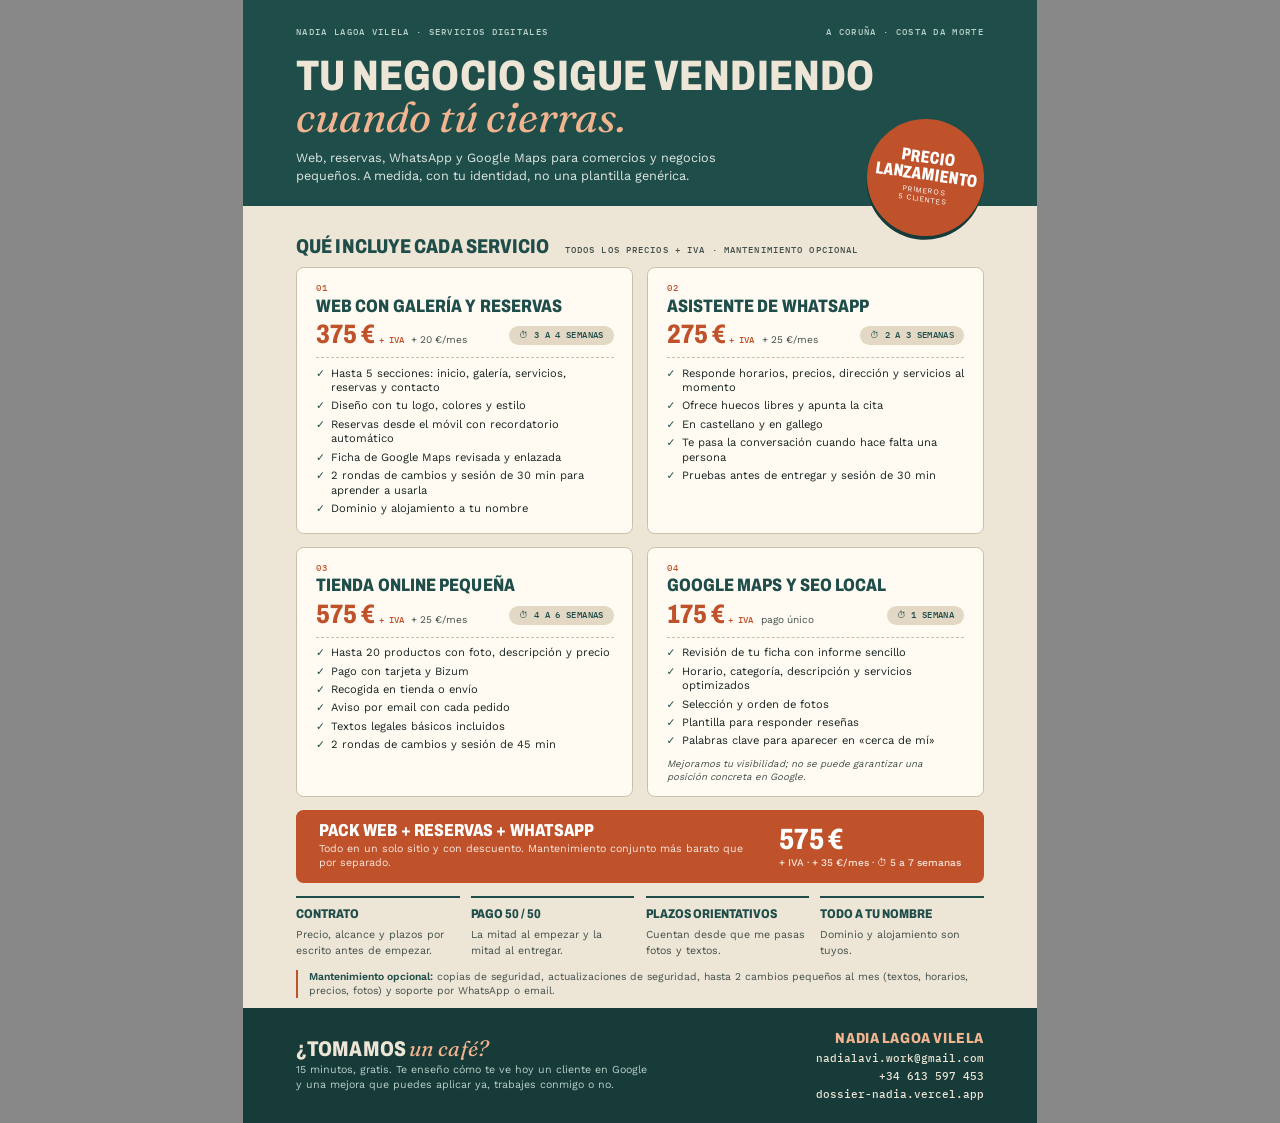
<file: flyer/index.html>
<!doctype html>
<html lang="es">
<head>
<meta charset="utf-8">
<title>Flyer de servicios · Nadia Lagoa Vilela</title>
<link rel="stylesheet" href="../imprimir/fonts-local.css">
<style>
  @page{size:A4; margin:0}
  :root{
    --paper:#EDE5D6; --paper-2:#E2D8C4; --card:#FFFBF3;
    --ink:#1B2624; --ink-soft:#44504C; --line:#C9BEA8;
    --mar:#1F4D4A; --mar-2:#173B39; --amber:#C0522B; --amber-soft:#F2D3BF;
  }
  *{box-sizing:border-box}
  html,body{margin:0; padding:0; background:#888}
  body{font-family:'Work Sans',system-ui,sans-serif; color:var(--ink); font-size:9pt; line-height:1.35; -webkit-font-smoothing:antialiased; print-color-adjust:exact; -webkit-print-color-adjust:exact}
  .page{width:210mm; height:297mm; background:var(--paper); position:relative; overflow:hidden; margin:0 auto}

  h1,h2,h3{font-family:'Archivo','Arial Narrow',sans-serif; font-stretch:78%; font-weight:800; text-transform:uppercase; margin:0; line-height:.95; letter-spacing:.005em}
  .mono{font-family:'IBM Plex Mono',monospace}
  .script{font-family:'Fraunces',Georgia,serif; font-style:italic}

  /* cabecera */
  header{background:var(--mar); color:var(--paper); padding:7mm 14mm 6mm; position:relative}
  header .top{display:flex; justify-content:space-between; align-items:center; font-family:'IBM Plex Mono',monospace; font-size:7pt; letter-spacing:.14em; text-transform:uppercase; color:#B9CFC9; margin-bottom:4.5mm}
  header h1{font-size:32pt; color:var(--paper); max-width:160mm}
  header h1 .script{text-transform:none; font-weight:500; color:#F2B48F; letter-spacing:0}
  header p{margin:3mm 0 0; font-size:9.5pt; max-width:125mm; color:#DCE7E3}
  .badge{position:absolute; right:14mm; bottom:-8mm; background:var(--amber); color:#fff; width:31mm; height:31mm; border-radius:50%; display:flex; flex-direction:column; align-items:center; justify-content:center; text-align:center; transform:rotate(8deg); box-shadow:0 1mm 0 var(--mar-2)}
  .badge b{font-family:'Archivo',sans-serif; font-stretch:70%; font-weight:800; font-size:13pt; line-height:.95; text-transform:uppercase}
  .badge span{font-size:5.6pt; max-width:20mm; line-height:1.2; letter-spacing:.08em; text-transform:uppercase; margin-top:1mm}

  /* servicios */
  main{padding:8mm 14mm 0}
  .sec-title{display:flex; align-items:baseline; gap:4mm; margin-bottom:3mm}
  .sec-title h2{font-size:15pt; color:var(--mar)}
  .sec-title .mono{font-size:7pt; letter-spacing:.12em; text-transform:uppercase; color:var(--ink-soft)}
  .grid{display:grid; grid-template-columns:1fr 1fr; gap:3.5mm}
  .card{background:var(--card); border:1pt solid var(--line); border-radius:2mm; padding:3.6mm 5mm 3.4mm; position:relative}
  .card .num{font-family:'IBM Plex Mono',monospace; font-size:7pt; letter-spacing:.14em; color:var(--amber)}
  .card h3{font-size:13.5pt; color:var(--mar); margin:.8mm 0 2mm}
  .price{display:flex; align-items:baseline; gap:2mm; margin-bottom:2.2mm; padding-bottom:2.2mm; border-bottom:1pt dashed var(--line)}
  .price b{white-space:nowrap; font-family:'Archivo',sans-serif; font-stretch:80%; font-weight:800; font-size:20pt; color:var(--amber); line-height:1}
  .price span{font-size:7.6pt; color:var(--ink-soft)}
  .price .iva{font-family:'IBM Plex Mono',monospace; font-size:7pt; font-weight:500; color:var(--amber); margin-left:-1mm}
  .price .plazo{margin-left:auto; align-self:center; white-space:nowrap; font-family:'IBM Plex Mono',monospace; font-size:6.8pt; letter-spacing:.04em; text-transform:uppercase; color:var(--mar); background:var(--paper-2); border-radius:10mm; padding:1mm 2.6mm}
  ul{list-style:none; margin:0; padding:0}
  li{position:relative; padding-left:4mm; margin-bottom:1mm; font-size:8.4pt; line-height:1.3}
  li::before{content:"✓"; position:absolute; left:0; top:0; color:var(--mar); font-weight:700; font-size:8pt}
  .no{margin-top:2.2mm; font-size:7.3pt; color:var(--ink-soft); font-style:italic}

  /* pack */
  .pack{margin-top:3.5mm; background:var(--amber); color:#fff; border-radius:2mm; padding:3.2mm 6mm; display:flex; align-items:center; justify-content:space-between; gap:6mm}
  .pack h3{font-size:13pt; color:#fff}
  .pack p{margin:.8mm 0 0; font-size:8pt; color:#FBE6DA}
  .pack .big{font-family:'Archivo',sans-serif; font-stretch:80%; font-weight:800; font-size:22pt; line-height:1; white-space:nowrap}
  .pack .big small{display:block; font-family:'Work Sans',sans-serif; font-stretch:100%; font-weight:500; font-size:7.6pt; text-align:right; margin-top:1mm; color:#FBE6DA}

  /* condiciones */
  .cond{margin-top:3.5mm; display:grid; grid-template-columns:repeat(4,1fr); gap:3mm}
  .cond div{border-top:2pt solid var(--mar); padding-top:2mm}
  .cond b{display:block; font-family:'Archivo',sans-serif; font-stretch:82%; font-weight:800; text-transform:uppercase; font-size:9.5pt; color:var(--mar); margin-bottom:.8mm}
  .cond span{font-size:8pt; color:var(--ink-soft)}

  .mant{margin-top:3mm; font-size:7.8pt; color:var(--ink-soft); border-left:2pt solid var(--amber); padding-left:3mm}
  .mant b{color:var(--mar)}

  /* contacto */
  footer{position:absolute; left:0; right:0; bottom:0; background:var(--mar-2); color:var(--paper); padding:5mm 14mm; display:flex; justify-content:space-between; align-items:center; gap:8mm}
  footer h2{font-size:16pt; color:var(--paper)}
  footer h2 .script{text-transform:none; font-weight:500; color:#F2B48F}
  footer p{margin:1mm 0 0; font-size:8pt; color:#B9CFC9}
  .contact{font-size:8.2pt; text-align:right; line-height:1.55}
  .contact b{font-family:'IBM Plex Mono',monospace; font-weight:500}
  .contact .name{font-family:'Archivo',sans-serif; font-stretch:82%; font-weight:800; text-transform:uppercase; font-size:11pt; letter-spacing:.04em; color:#F2B48F}
</style>
</head>
<body>
<div class="page">

  <header>
    <div class="top"><span>Nadia Lagoa Vilela · Servicios digitales</span><span>A Coruña · Costa da Morte</span></div>
    <h1>Tu negocio sigue vendiendo <span class="script">cuando tú cierras.</span></h1>
    <p>Web, reservas, WhatsApp y Google Maps para comercios y negocios pequeños. A medida, con tu identidad, no una plantilla genérica.</p>
    <div class="badge"><b>Precio<br>lanzamiento</b><span>primeros<br>5 clientes</span></div>
  </header>

  <main>
    <div class="sec-title"><h2>Qué incluye cada servicio</h2><span class="mono">Todos los precios + IVA · mantenimiento opcional</span></div>

    <div class="grid">
      <section class="card">
        <div class="num">01</div>
        <h3>Web con galería y reservas</h3>
        <div class="price"><b>375 €</b><span class="iva">+ IVA</span><span>+ 20 €/mes</span><span class="plazo">⏱ 3 a 4 semanas</span></div>
        <ul>
          <li>Hasta 5 secciones: inicio, galería, servicios, reservas y contacto</li>
          <li>Diseño con tu logo, colores y estilo</li>
          <li>Reservas desde el móvil con recordatorio automático</li>
          <li>Ficha de Google Maps revisada y enlazada</li>
          <li>2 rondas de cambios y sesión de 30 min para aprender a usarla</li>
          <li>Dominio y alojamiento a tu nombre</li>
        </ul>
      </section>

      <section class="card">
        <div class="num">02</div>
        <h3>Asistente de WhatsApp</h3>
        <div class="price"><b>275 €</b><span class="iva">+ IVA</span><span>+ 25 €/mes</span><span class="plazo">⏱ 2 a 3 semanas</span></div>
        <ul>
          <li>Responde horarios, precios, dirección y servicios al momento</li>
          <li>Ofrece huecos libres y apunta la cita</li>
          <li>En castellano y en gallego</li>
          <li>Te pasa la conversación cuando hace falta una persona</li>
          <li>Pruebas antes de entregar y sesión de 30 min</li>
        </ul>
      </section>

      <section class="card">
        <div class="num">03</div>
        <h3>Tienda online pequeña</h3>
        <div class="price"><b>575 €</b><span class="iva">+ IVA</span><span>+ 25 €/mes</span><span class="plazo">⏱ 4 a 6 semanas</span></div>
        <ul>
          <li>Hasta 20 productos con foto, descripción y precio</li>
          <li>Pago con tarjeta y Bizum</li>
          <li>Recogida en tienda o envío</li>
          <li>Aviso por email con cada pedido</li>
          <li>Textos legales básicos incluidos</li>
          <li>2 rondas de cambios y sesión de 45 min</li>
        </ul>
      </section>

      <section class="card">
        <div class="num">04</div>
        <h3>Google Maps y SEO local</h3>
        <div class="price"><b>175 €</b><span class="iva">+ IVA</span><span>pago único</span><span class="plazo">⏱ 1 semana</span></div>
        <ul>
          <li>Revisión de tu ficha con informe sencillo</li>
          <li>Horario, categoría, descripción y servicios optimizados</li>
          <li>Selección y orden de fotos</li>
          <li>Plantilla para responder reseñas</li>
          <li>Palabras clave para aparecer en «cerca de mí»</li>
        </ul>
        <div class="no">Mejoramos tu visibilidad; no se puede garantizar una posición concreta en Google.</div>
      </section>
    </div>

    <div class="pack">
      <div>
        <h3>Pack web + reservas + WhatsApp</h3>
        <p>Todo en un solo sitio y con descuento. Mantenimiento conjunto más barato que por separado.</p>
      </div>
      <div class="big">575 €<small>+ IVA · + 35 €/mes · ⏱ 5 a 7 semanas</small></div>
    </div>

    <div class="cond">
      <div><b>Contrato</b><span>Precio, alcance y plazos por escrito antes de empezar.</span></div>
      <div><b>Pago 50 / 50</b><span>La mitad al empezar y la mitad al entregar.</span></div>
      <div><b>Plazos orientativos</b><span>Cuentan desde que me pasas fotos y textos.</span></div>
      <div><b>Todo a tu nombre</b><span>Dominio y alojamiento son tuyos.</span></div>
    </div>

    <div class="mant"><b>Mantenimiento opcional:</b> copias de seguridad, actualizaciones de seguridad, hasta 2 cambios pequeños al mes (textos, horarios, precios, fotos) y soporte por WhatsApp o email.</div>
  </main>

  <footer>
    <div>
      <h2>¿Tomamos <span class="script">un café?</span></h2>
      <p>15 minutos, gratis. Te enseño cómo te ve hoy un cliente en Google<br>y una mejora que puedes aplicar ya, trabajes conmigo o no.</p>
    </div>
    <div class="contact">
      <div class="name">Nadia Lagoa Vilela</div>
      <div><b>nadialavi.work@gmail.com</b></div>
      <div><b>+34 613 597 453</b></div>
      <div><b>dossier-nadia.vercel.app</b></div>
    </div>
  </footer>

</div>
</body>
</html>
</file>
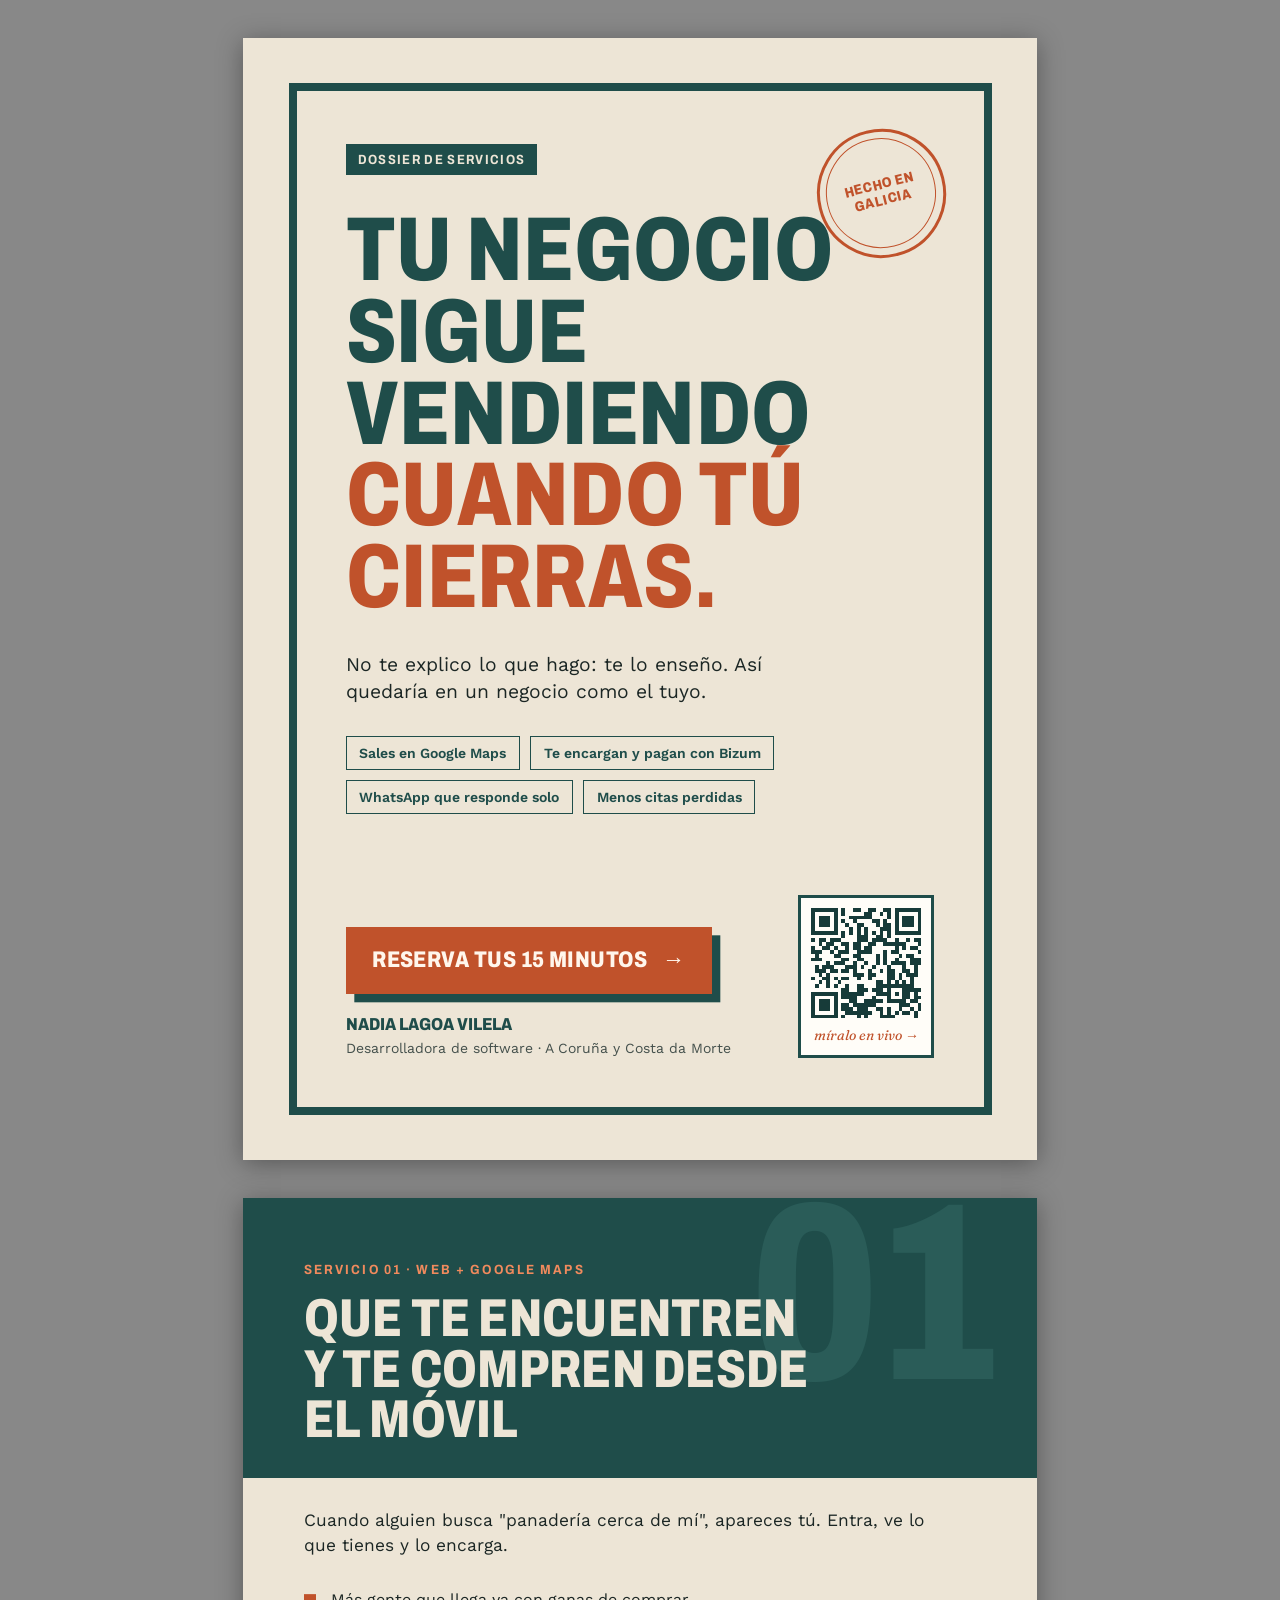
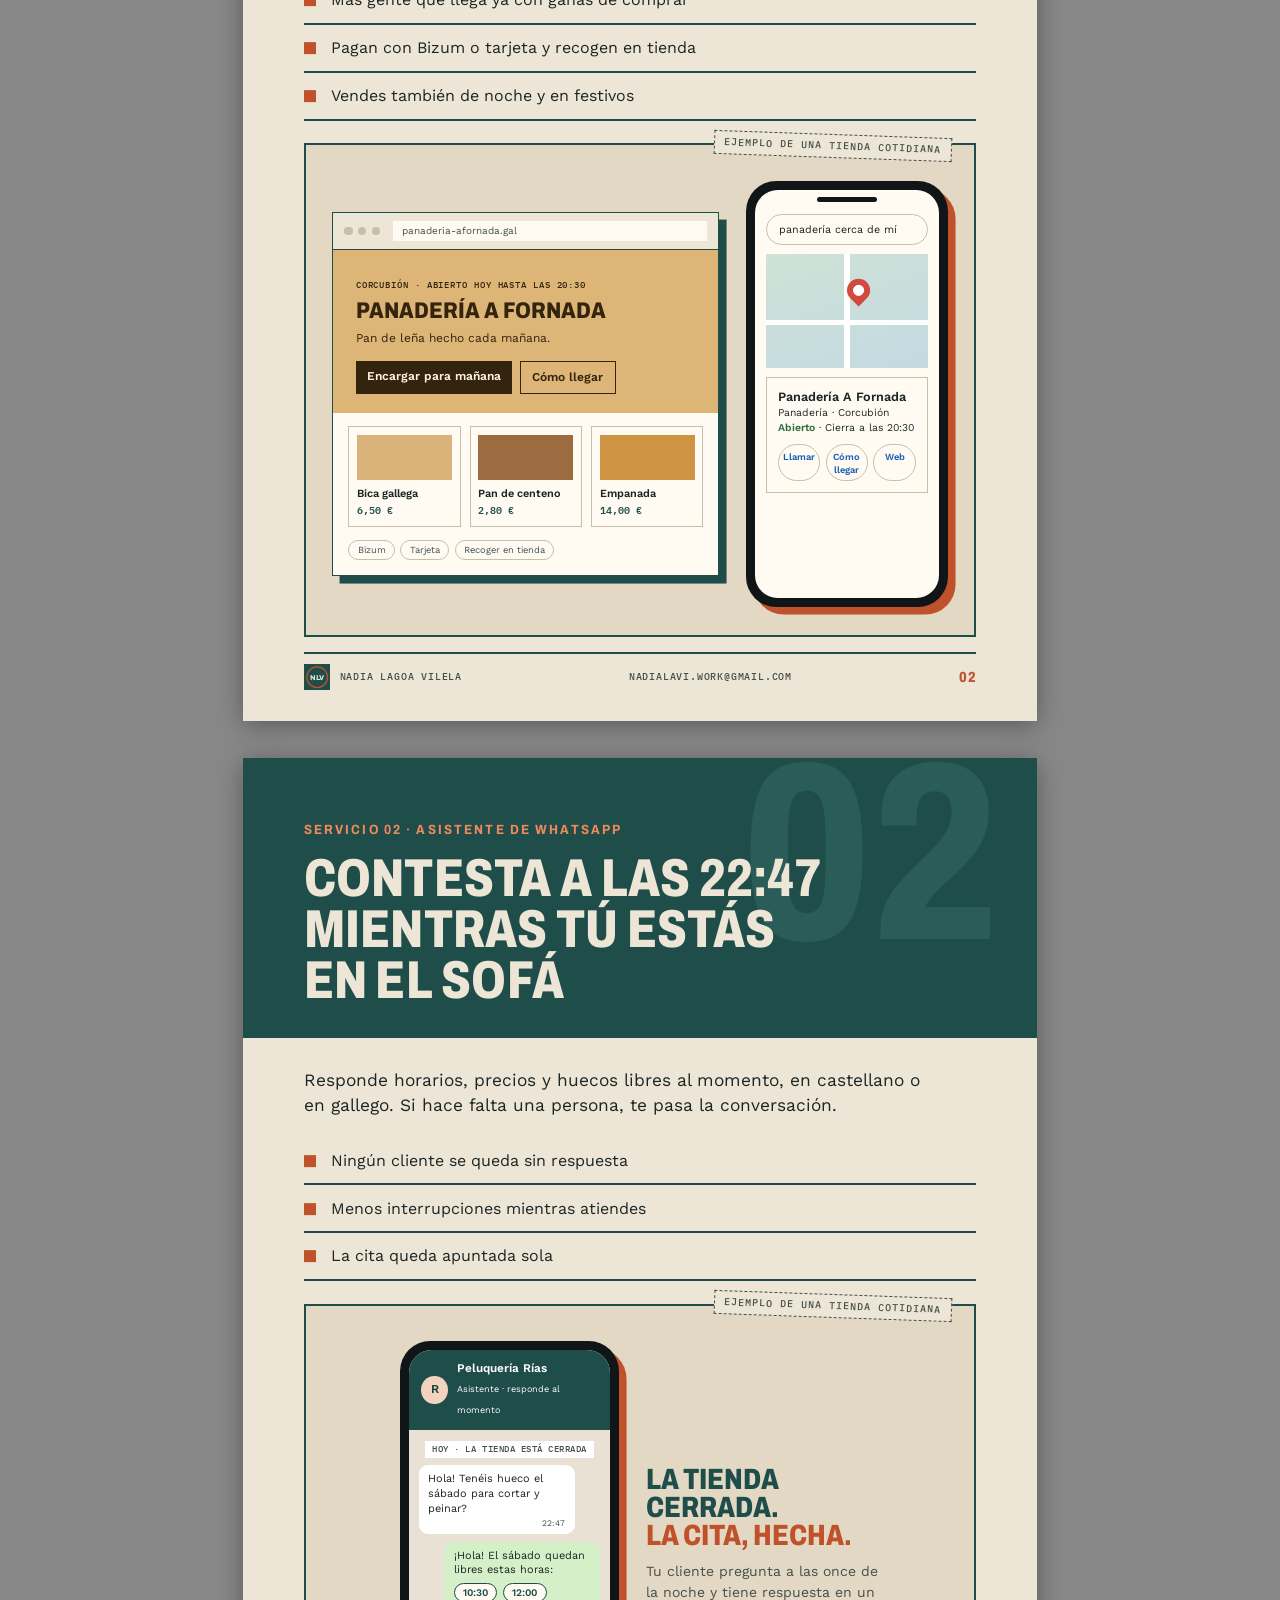
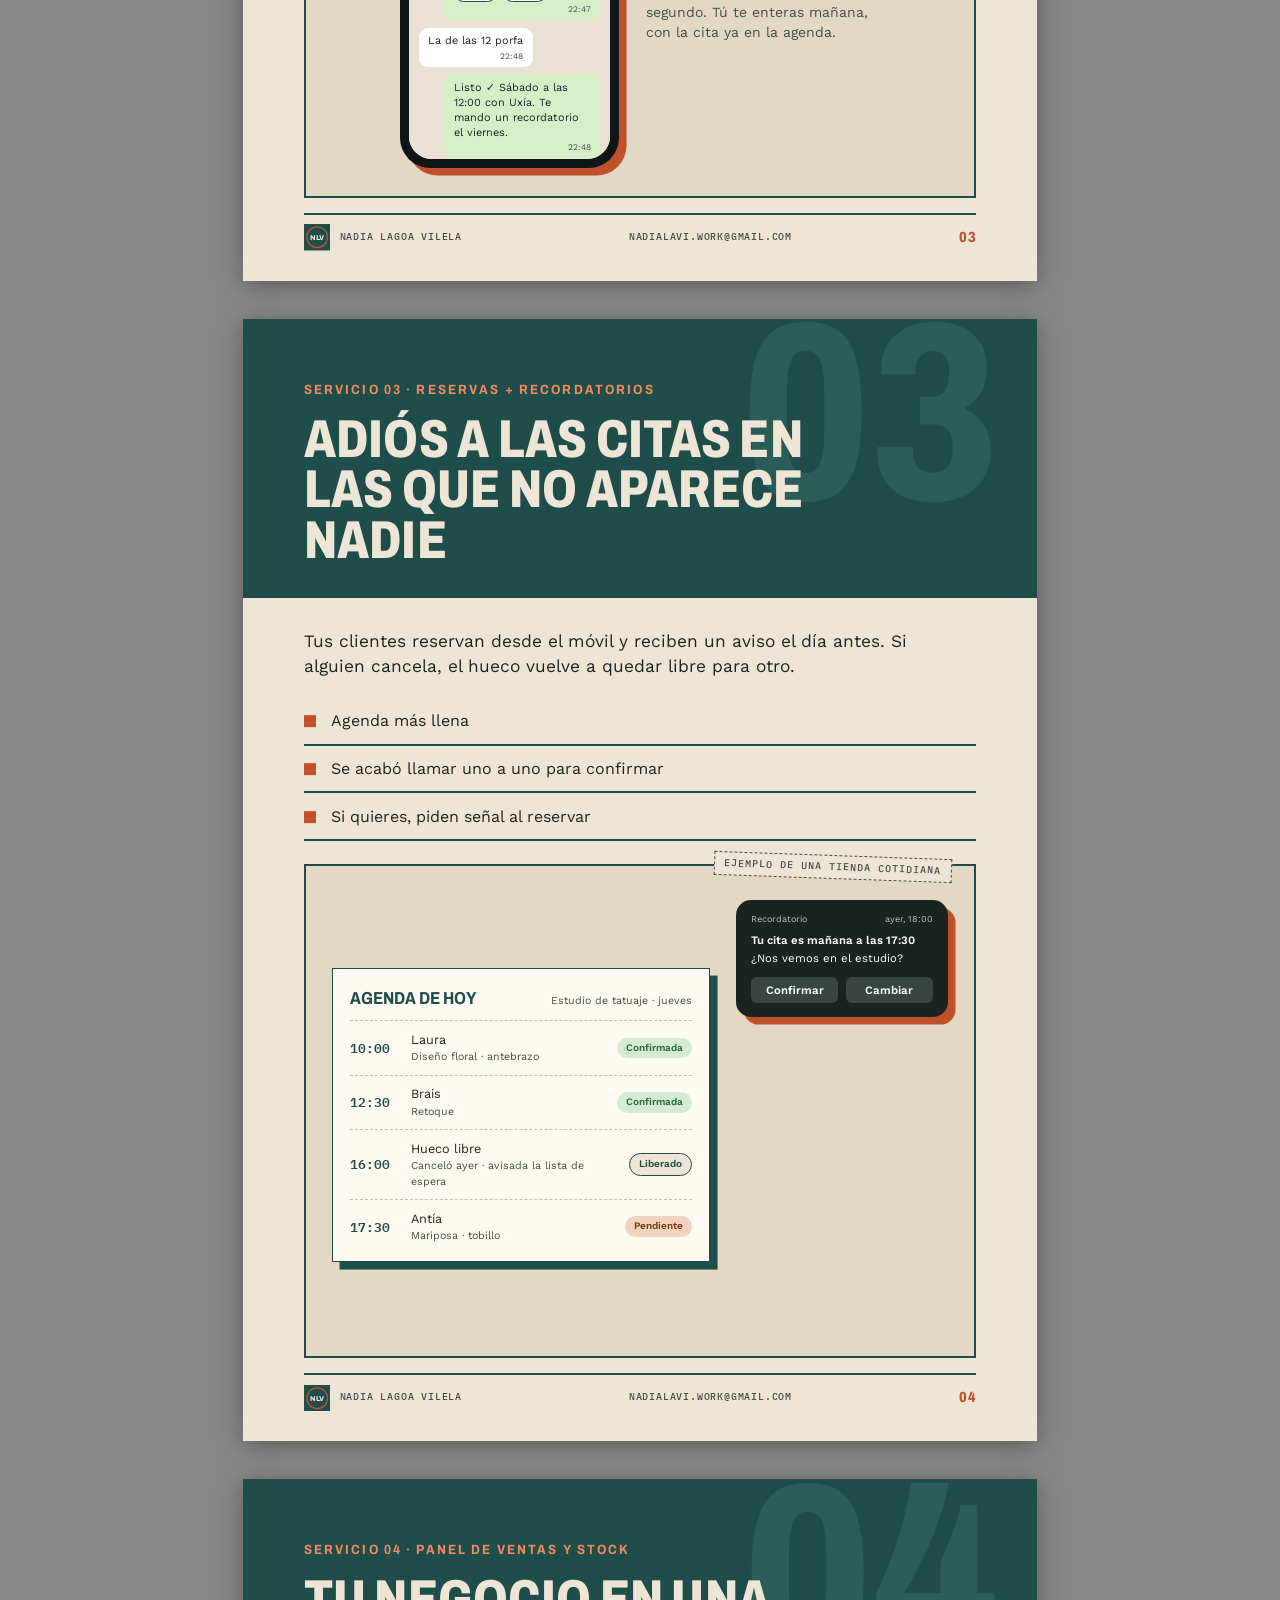
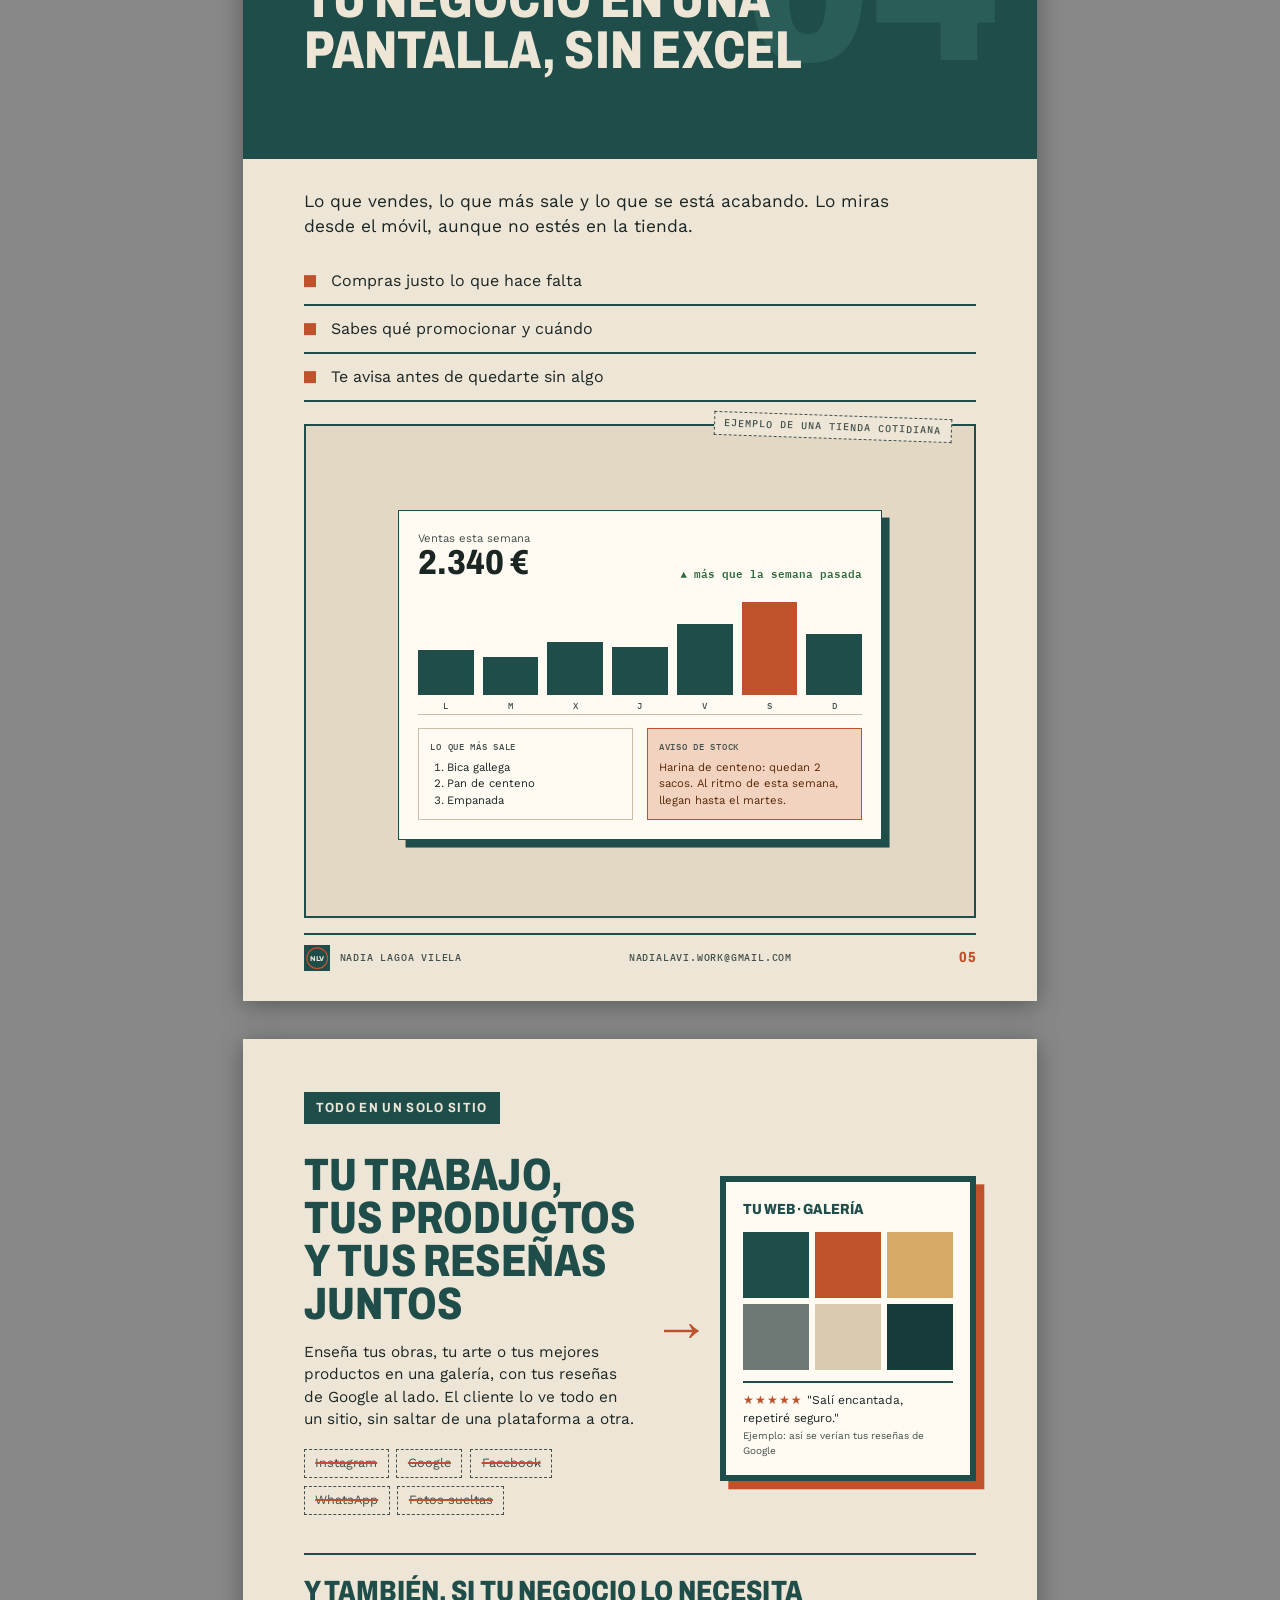
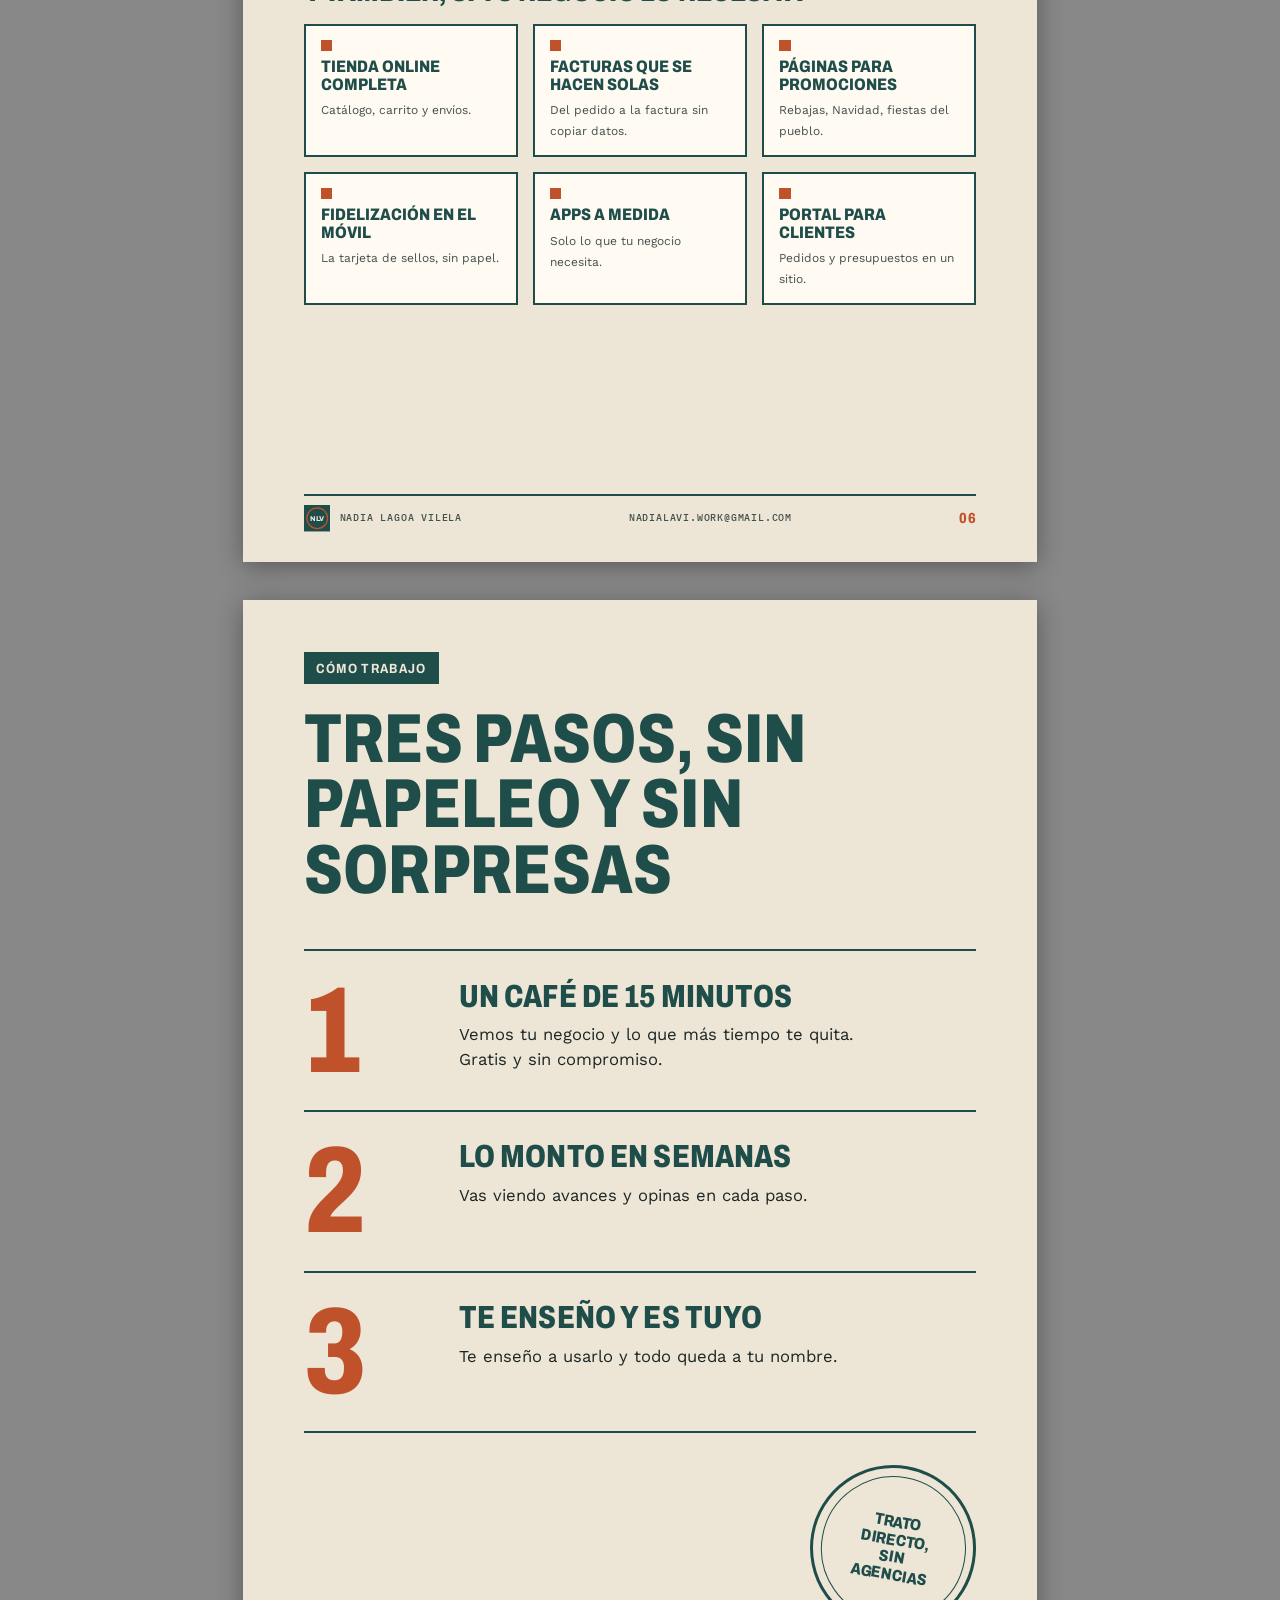
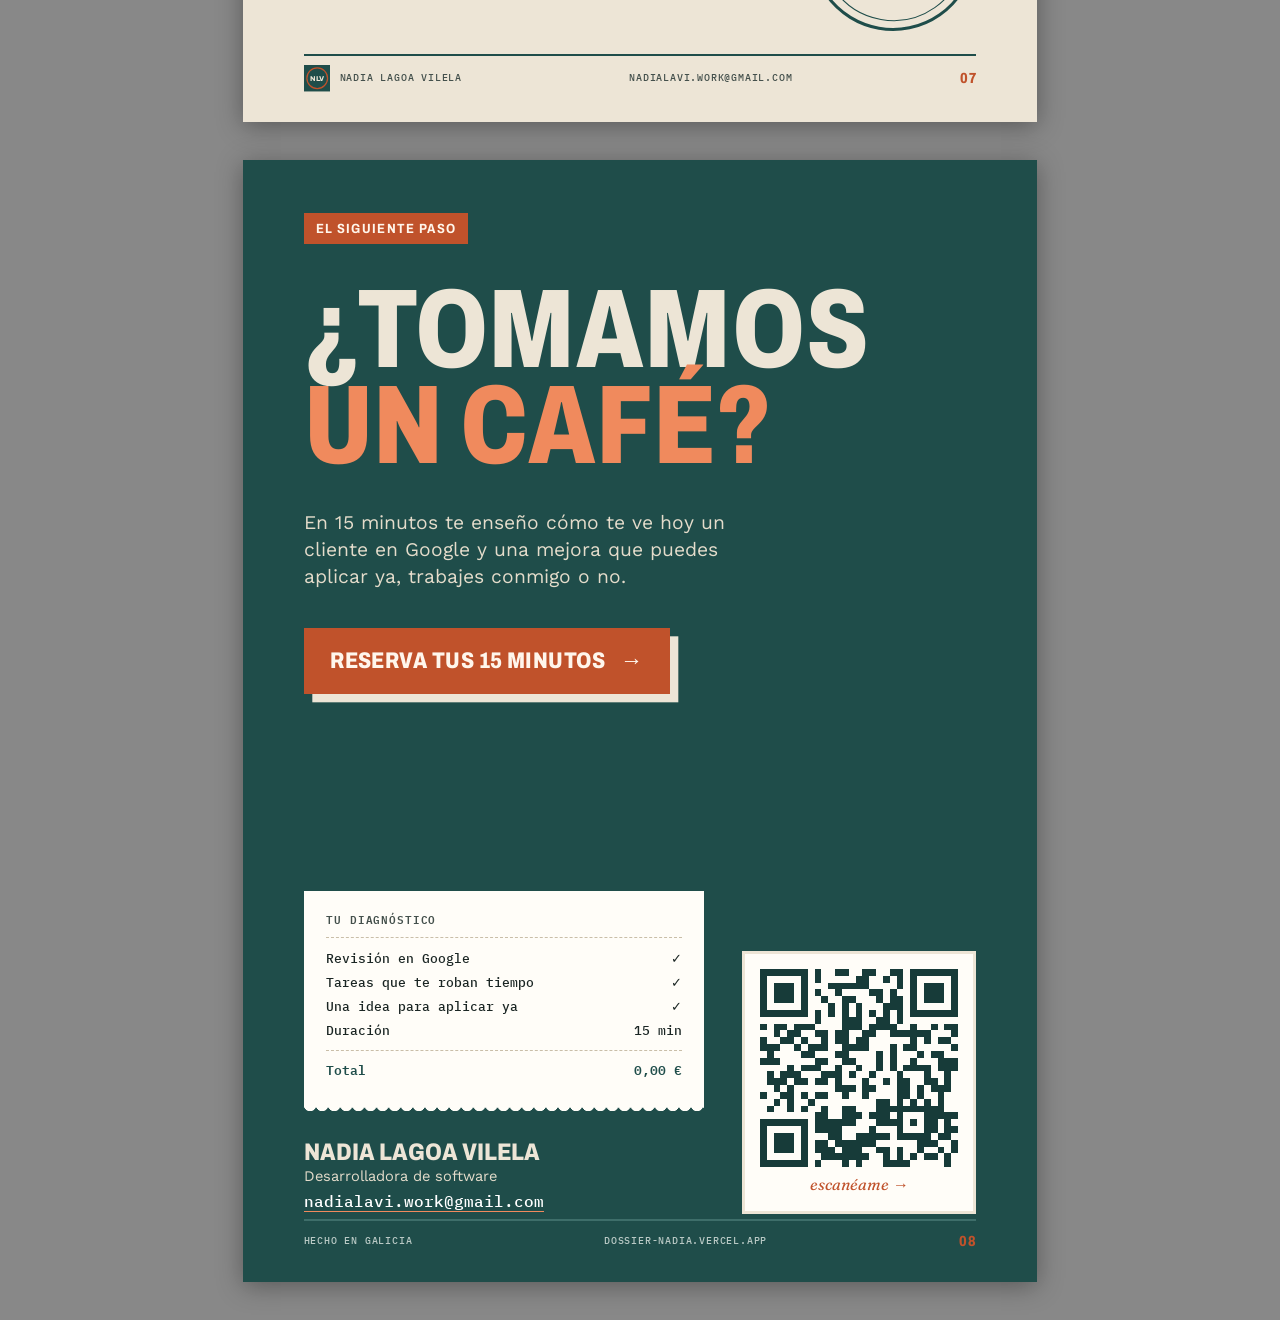
<file: imprimir/index.html>
<!doctype html>
<html lang="es">
<head>
<meta charset="utf-8">
<title>Dossier · Nadia Lagoa Vilela</title>
<link rel="stylesheet" href="fonts-local.css">
<style>
  @page{size:A4; margin:0;}
  :root{
    --paper:#EDE5D6; --paper-2:#E2D8C4; --card:#FFFBF3; --white:#FFFDF8;
    --ink:#1B2624; --ink-soft:#44504C; --line:#C9BEA8;
    --mar:#1F4D4A; --mar-2:#173B39; --amber:#C0522B; --amber-soft:#F2D3BF;
    --wa:#D5EFC9; --ok:#2F6B3E;
  }
  *{box-sizing:border-box; -webkit-print-color-adjust:exact; print-color-adjust:exact;}
  html,body{margin:0; padding:0; background:#888;}
  body{font-family:'Work Sans', system-ui, sans-serif; color:var(--ink); font-size:11pt; line-height:1.45; -webkit-font-smoothing:antialiased;}
  h1,h2,h3{font-family:'Archivo','Arial Narrow',sans-serif; font-stretch:78%; font-weight:800; text-transform:uppercase; margin:0; color:var(--mar); line-height:.95; letter-spacing:.005em;}
  .mono{font-family:'IBM Plex Mono', monospace;}
  .script{font-family:'Fraunces', Georgia, serif; font-style:italic; color:var(--amber);}

  /* ---------- página ---------- */
  .page{width:210mm; height:297mm; position:relative; overflow:hidden; background:var(--paper); break-after:page; page-break-after:always; margin:0 auto;}
  .page:last-child{break-after:auto; page-break-after:auto;}
  @media screen{ .page{margin:10mm auto; box-shadow:0 4px 24px rgba(0,0,0,.35);} }
  .inner{position:absolute; inset:14mm 16mm 18mm;}
  .pie{position:absolute; left:16mm; right:16mm; bottom:8mm; display:flex; justify-content:space-between; align-items:center; font-family:'IBM Plex Mono', monospace; font-size:7.5pt; letter-spacing:.08em; text-transform:uppercase; color:var(--ink-soft); border-top:1.5pt solid var(--mar); padding-top:2.5mm;}
  .pie .n{font-family:'Archivo',sans-serif; font-stretch:80%; font-weight:800; font-size:11pt; color:var(--amber);}
  .logo{display:inline-flex; align-items:center; gap:2.5mm;}
  .logo svg{width:7mm; height:7mm; display:block;}

  .label{display:inline-block; background:var(--mar); color:var(--paper); font-family:'Archivo',sans-serif; font-stretch:85%; font-weight:700; font-size:10pt; letter-spacing:.1em; text-transform:uppercase; padding:1.6mm 3.2mm;}
  .tag{font-family:'Archivo',sans-serif; font-stretch:88%; font-weight:700; font-size:10pt; letter-spacing:.16em; text-transform:uppercase; color:var(--amber);}
  .sello{font-family:'IBM Plex Mono', monospace; font-size:7.5pt; letter-spacing:.1em; text-transform:uppercase; color:var(--ink-soft); border:1pt dashed var(--ink-soft); padding:1mm 2.5mm; background:var(--paper); display:inline-block; transform:rotate(2deg);}

  .cta{display:inline-flex; align-items:center; gap:4mm; background:var(--amber); color:#FFF6EC; font-family:'Archivo',sans-serif; font-stretch:82%; font-weight:800; font-size:17pt; text-transform:uppercase; letter-spacing:.02em; padding:4.5mm 7mm; box-shadow:2.2mm 2.2mm 0 var(--mar);}
  .cta::after{content:"→";}

  .gana{list-style:none; padding:0; margin:0;}
  .gana li{display:flex; gap:4mm; align-items:baseline; font-size:12pt; padding:3mm 0; border-bottom:1.8pt solid var(--mar);}
  .gana li::before{content:""; width:3.2mm; height:3.2mm; background:var(--amber); flex-shrink:0; transform:translateY(.3mm);}

  /* ---------- 1 · portada ---------- */
  .p1 .marco{position:absolute; inset:12mm; border:2.2mm solid var(--mar); padding:14mm 13mm;}
  .p1 .stamp{position:absolute; top:10mm; right:10mm; width:34mm; height:34mm; border:.9mm solid var(--amber); border-radius:50%; display:flex; align-items:center; justify-content:center; text-align:center; font-family:'Archivo',sans-serif; font-stretch:85%; font-weight:800; font-size:10.5pt; letter-spacing:.06em; text-transform:uppercase; color:var(--amber); transform:rotate(-14deg); line-height:1.15;}
  .p1 .stamp::before{content:""; position:absolute; inset:1.6mm; border:.35mm solid var(--amber); border-radius:50%;}
  .p1 h1{font-size:68pt; line-height:.9; margin-top:9mm; max-width:150mm;}
  .p1 h1 em{font-style:normal; color:var(--amber);}
  .p1 .tag-line{font-size:14.5pt; max-width:130mm; margin:9mm 0 0; line-height:1.4;}
  .p1 .chips{display:flex; flex-wrap:wrap; gap:2.5mm; margin-top:8mm; max-width:150mm;}
  .p1 .chip{border:.5mm solid var(--mar); color:var(--mar); font-weight:600; font-size:10.5pt; padding:1.6mm 3.4mm;}
  .p1 .base{position:absolute; left:13mm; right:13mm; bottom:13mm; display:flex; justify-content:space-between; align-items:flex-end; gap:8mm;}
  .p1 .firma{margin-top:5mm; font-size:10.5pt; color:var(--ink-soft);}
  .p1 .firma b{display:block; font-family:'Archivo',sans-serif; font-stretch:85%; font-weight:800; text-transform:uppercase; font-size:13pt; color:var(--mar);}
  .qrbox{background:var(--white); border:.8mm solid var(--mar); padding:2.6mm; width:36mm; text-align:center;}
  .qrbox svg{width:100%; height:auto; display:block;}
  .qrbox small{display:block; font-family:'Fraunces',serif; font-style:italic; color:var(--amber); font-size:10.5pt; margin-top:1.6mm;}

  /* ---------- páginas de servicio ---------- */
  .banda{position:absolute; top:0; left:0; right:0; height:74mm; background:var(--mar); padding:16mm 16mm 0; overflow:hidden;}
  .banda .gigante{position:absolute; right:10mm; top:-8mm; font-family:'Archivo',sans-serif; font-stretch:78%; font-weight:800; font-size:190pt; line-height:1; color:#2A5C58;}
  .banda .tag{color:#F08A5D; position:relative;}
  .banda h2{color:var(--paper); font-size:40pt; margin-top:3.5mm; position:relative; max-width:140mm;}
  .cuerpo{position:absolute; top:82mm; left:16mm; right:16mm; bottom:22mm; display:flex; flex-direction:column;}
  .cuerpo .intro{font-size:13pt; line-height:1.45; max-width:165mm; margin:0 0 5mm;}
  .cuerpo .gana{margin-bottom:6mm;}
  .escena{flex:1; position:relative; display:flex; gap:7mm; align-items:center; justify-content:center; background:var(--paper-2); border:.6mm solid var(--mar); padding:9mm 7mm 7mm;}
  .escena .sello{position:absolute; top:-3mm; right:6mm; z-index:2;}

  /* navegador */
  .browser{width:112mm; background:var(--card); border:.5mm solid var(--mar); overflow:hidden; box-shadow:2mm 2mm 0 var(--mar);}
  .browser .bar{display:flex; align-items:center; gap:1.4mm; padding:2mm 3mm; background:var(--paper); border-bottom:.4mm solid var(--mar);}
  .browser .bar i{width:2.2mm; height:2.2mm; border-radius:50%; background:var(--line);}
  .browser .url{margin-left:2mm; flex:1; font-size:7.5pt; color:var(--ink-soft); background:var(--card); padding:.8mm 2.4mm;}
  .web-hero{padding:6mm 6mm 5mm; background:#DDB577; color:#34240E;}
  .web-hero small{font-family:'IBM Plex Mono',monospace; font-size:6.8pt; letter-spacing:.1em; text-transform:uppercase;}
  .web-hero b{display:block; font-family:'Archivo',sans-serif; font-stretch:85%; text-transform:uppercase; font-size:17pt; font-weight:800; line-height:1.05; margin:1.4mm 0 1mm;}
  .web-hero span{font-size:9pt;}
  .btns{display:flex; gap:2mm; margin-top:3.5mm;}
  .btn-a{background:#34240E; color:#FBF3E2; font-size:8pt; font-weight:600; padding:1.8mm 3mm;}
  .btn-b{border:.35mm solid #34240E; font-size:8pt; font-weight:600; padding:1.8mm 3mm;}
  .productos{display:grid; grid-template-columns:repeat(3,1fr); gap:2.4mm; padding:3.5mm 4mm 2mm;}
  .prod{border:.35mm solid var(--line); padding:2mm; font-size:7.8pt;}
  .prod .foto{height:12mm; margin-bottom:1.6mm;}
  .prod b{display:block; font-size:8.2pt;}
  .prod .p{font-family:'IBM Plex Mono',monospace; color:var(--mar); font-weight:600;}
  .pago{display:flex; gap:1.5mm; padding:1.5mm 4mm 4mm; font-size:7pt; color:var(--ink-soft);}
  .pago span{border:.3mm solid var(--line); border-radius:99px; padding:.6mm 2.2mm;}

  /* móvil */
  .phone{width:58mm; background:#101617; border-radius:8mm; padding:2.4mm; box-shadow:2mm 2mm 0 var(--amber);}
  .screen{background:var(--card); border-radius:6mm; overflow:hidden; height:108mm; display:flex; flex-direction:column;}
  .notch{height:5mm; display:flex; justify-content:center; align-items:center;}
  .notch i{width:16mm; height:1.4mm; border-radius:1mm; background:#101617;}
  .gsearch{margin:1.4mm 3mm 2.4mm; border:.35mm solid var(--line); border-radius:99px; padding:1.8mm 3mm; font-size:8pt;}
  .map{height:30mm; margin:0 3mm; position:relative; overflow:hidden; background:
      linear-gradient(90deg, transparent 48%, #fff 48% 52%, transparent 52%),
      linear-gradient(0deg, transparent 38%, #fff 38% 42%, transparent 42%),
      linear-gradient(160deg, #CFE2D6 0%, #C3DAE2 100%);}
  .pin{position:absolute; left:50%; top:22%; width:6mm; height:6mm; border-radius:50% 50% 50% 0; background:#D1493F; transform:rotate(-45deg);}
  .pin::after{content:""; position:absolute; inset:1.6mm; border-radius:50%; background:#fff;}
  .gcard{margin:2.4mm 3mm; padding:2.8mm; border:.35mm solid var(--line); font-size:7.8pt; line-height:1.4;}
  .gcard b{font-size:9.5pt; display:block;}
  .gcard .abierto{color:var(--ok); font-weight:600;}
  .acc{display:flex; gap:1.4mm; margin-top:2.4mm;}
  .acc span{flex:1; text-align:center; font-size:7pt; font-weight:600; color:#1A5FB4; border:.3mm solid var(--line); border-radius:99px; padding:1.2mm 0;}

  /* whatsapp */
  .wa-head{background:var(--mar); color:#fff; padding:2.6mm 3.2mm; display:flex; gap:2.4mm; align-items:center;}
  .av{width:7.5mm; height:7.5mm; border-radius:50%; background:var(--amber-soft); color:var(--mar-2); display:flex; align-items:center; justify-content:center; font-weight:700; font-size:9pt;}
  .wa-head b{font-size:8.8pt; display:block;}
  .wa-head small{font-size:6.8pt;}
  .wa-body{flex:1; background:#E9E2D4; padding:3mm 2.6mm; display:flex; flex-direction:column; gap:2mm;}
  .msg{max-width:86%; font-size:8.2pt; padding:1.8mm 2.5mm 1.2mm; border-radius:2.4mm; line-height:1.35;}
  .msg .h{display:block; text-align:right; font-size:6.4pt; color:var(--ink-soft); margin-top:.5mm;}
  .msg.in{background:#fff; align-self:flex-start;}
  .msg.out{background:var(--wa); align-self:flex-end;}
  .huecos{display:flex; gap:1.5mm; margin-top:1.4mm;}
  .huecos span{background:var(--card); border:.35mm solid var(--mar); color:var(--mar); border-radius:99px; padding:.4mm 2.2mm; font-size:7.6pt; font-weight:700;}
  .nota{align-self:center; font-family:'IBM Plex Mono',monospace; font-size:6.4pt; letter-spacing:.06em; text-transform:uppercase; background:#fff; color:var(--ink-soft); padding:.6mm 2mm;}
  .wa-lado{max-width:62mm;}
  .bocadillo{font-family:'Archivo',sans-serif; font-stretch:80%; font-weight:800; text-transform:uppercase; color:var(--mar); font-size:22pt; line-height:.95;}
  .bocadillo em{font-style:normal; color:var(--amber);}
  .wa-lado p{font-size:10.5pt; margin:3mm 0 0; color:var(--ink-soft);}

  /* agenda */
  .agenda{width:100mm; background:var(--card); border:.5mm solid var(--mar); padding:4.5mm 4.5mm 2mm; box-shadow:2mm 2mm 0 var(--mar);}
  .agenda .top{display:flex; justify-content:space-between; align-items:baseline; margin-bottom:2.5mm;}
  .agenda .top b{font-family:'Archivo',sans-serif; font-stretch:85%; text-transform:uppercase; font-size:13pt; color:var(--mar);}
  .agenda .top span{font-size:8pt; color:var(--ink-soft);}
  .cita{display:grid; grid-template-columns:13mm 1fr auto; gap:3mm; align-items:center; padding:2.6mm 0; border-top:.35mm dashed var(--line); font-size:9.5pt;}
  .cita .h{font-family:'IBM Plex Mono',monospace; font-weight:600; color:var(--mar);}
  .cita small{display:block; color:var(--ink-soft); font-size:8pt;}
  .est{font-size:7.5pt; font-weight:700; padding:.8mm 2.4mm; border-radius:99px; white-space:nowrap;}
  .est.ok{background:#D6EBD4; color:var(--ok);}
  .est.pend{background:var(--amber-soft); color:#7A3A12;}
  .est.libre{background:var(--paper); color:var(--mar); border:.3mm solid var(--mar);}
  .noti{width:56mm; background:#1B2321; color:#fff; border-radius:4mm; padding:3.5mm 4mm; font-size:8.5pt; box-shadow:2mm 2mm 0 var(--amber); align-self:flex-start;}
  .noti small{display:flex; justify-content:space-between; font-size:6.8pt; color:#B9C2BE; margin-bottom:1.4mm;}
  .noti b{display:block; margin-bottom:.6mm;}
  .noti .r{display:flex; gap:2mm; margin-top:2.6mm;}
  .noti .r span{flex:1; text-align:center; background:#3A4441; border-radius:1.6mm; padding:1.4mm 0; font-weight:600;}

  /* panel */
  .panel{width:128mm; background:var(--card); border:.5mm solid var(--mar); padding:5mm; box-shadow:2mm 2mm 0 var(--mar); display:grid; grid-template-columns:1fr 1fr; gap:3.5mm;}
  .kpi{grid-column:1/-1; display:flex; justify-content:space-between; align-items:flex-end;}
  .kpi small{display:block; font-size:8.5pt; color:var(--ink-soft);}
  .kpi b{font-family:'Archivo',sans-serif; font-stretch:85%; font-size:26pt; font-weight:800; color:var(--ink); line-height:1;}
  .kpi .sube{font-family:'IBM Plex Mono',monospace; font-size:8pt; color:var(--ok); font-weight:600;}
  .barras{grid-column:1/-1; display:grid; grid-template-columns:repeat(7,1fr); gap:2.4mm; align-items:end; height:32mm; padding-bottom:5mm; position:relative; border-bottom:.35mm solid var(--line);}
  .barras div{background:var(--mar); position:relative;}
  .barras div.hoy{background:var(--amber);}
  .barras div span{position:absolute; bottom:-4.6mm; left:0; right:0; text-align:center; font-family:'IBM Plex Mono',monospace; font-size:7pt; color:var(--ink-soft);}
  .mini{border:.35mm solid var(--line); padding:3mm; font-size:8.5pt;}
  .mini small{display:block; font-family:'IBM Plex Mono',monospace; font-size:6.8pt; letter-spacing:.08em; text-transform:uppercase; color:var(--ink-soft); margin-bottom:1.4mm;}
  .mini ol{margin:0; padding-left:4.5mm;}
  .mini.alerta{background:var(--amber-soft); border-color:var(--amber); color:#5A2A0A;}

  /* ---------- 6 · todo en un sitio ---------- */
  .p6 .top{display:grid; grid-template-columns:1.3fr 14mm 1fr; gap:4mm; align-items:center; margin-top:5mm;}
  .p6 h2{font-size:34pt; margin:3mm 0 4mm;}
  .p6 .top p{font-size:11.5pt; margin:0;}
  .antes{display:flex; flex-wrap:wrap; gap:2mm; margin-top:5mm;}
  .antes span{font-size:9.5pt; padding:1.2mm 2.8mm; border:.4mm dashed var(--ink-soft); color:var(--ink-soft); text-decoration:line-through; text-decoration-color:var(--amber); text-decoration-thickness:.5mm;}
  .flecha{font-family:'Archivo',sans-serif; font-weight:800; font-size:44pt; color:var(--amber); text-align:center;}
  .tuweb{background:var(--card); border:1.6mm solid var(--mar); padding:4.5mm; box-shadow:2.2mm 2.2mm 0 var(--amber);}
  .tuweb .t{font-family:'Archivo',sans-serif; font-stretch:85%; font-weight:800; text-transform:uppercase; color:var(--mar); font-size:11pt; margin-bottom:3mm;}
  .galeria{display:grid; grid-template-columns:repeat(3,1fr); gap:1.6mm; margin-bottom:3mm;}
  .galeria i{aspect-ratio:1; display:block;}
  .resena{border-top:.6mm solid var(--mar); padding-top:2.4mm; font-size:9pt;}
  .resena b{color:var(--amber); letter-spacing:.1em;}
  .resena small{display:block; color:var(--ink-soft); font-size:7.5pt; margin-top:.6mm;}
  .tambien{margin-top:10mm; border-top:1.8pt solid var(--mar); padding-top:6mm;}
  .tambien h3{font-size:22pt; margin-bottom:5mm;}
  .grid-extra{display:grid; grid-template-columns:repeat(3,1fr); gap:4mm;}
  .extra{border:.6mm solid var(--mar); padding:3.6mm 4mm; background:var(--card);}
  .extra b{display:block; font-family:'Archivo',sans-serif; font-stretch:85%; font-weight:800; text-transform:uppercase; color:var(--mar); font-size:12.5pt; line-height:1.05; margin-bottom:1.6mm;}
  .extra span{font-size:9pt; color:var(--ink-soft);}
  .extra::before{content:""; display:block; width:3mm; height:3mm; background:var(--amber); margin-bottom:1.8mm;}

  /* ---------- 7 · pasos ---------- */
  .p7 h2{font-size:52pt; margin:6mm 0 12mm; max-width:160mm;}
  .paso{display:grid; grid-template-columns:34mm 1fr; gap:7mm; align-items:start; padding:8mm 0; border-bottom:1.8pt solid var(--mar);}
  .paso:first-of-type{border-top:1.8pt solid var(--mar);}
  .paso .num{font-family:'Archivo',sans-serif; font-stretch:78%; font-weight:800; font-size:92pt; line-height:.8; color:var(--amber);}
  .paso h3{font-size:24pt; margin-bottom:3mm;}
  .paso p{margin:0; font-size:12.5pt; max-width:110mm;}
  .p7 .sello-grande{position:absolute; right:0; bottom:6mm; width:44mm; height:44mm; border:1mm solid var(--mar); border-radius:50%; display:flex; align-items:center; justify-content:center; text-align:center; font-family:'Archivo',sans-serif; font-stretch:85%; font-weight:800; text-transform:uppercase; color:var(--mar); font-size:12pt; transform:rotate(10deg); line-height:1.1;}
  .p7 .sello-grande::before{content:""; position:absolute; inset:2mm; border:.35mm solid var(--mar); border-radius:50%;}

  /* ---------- 8 · contraportada ---------- */
  .p8{background:var(--mar);}
  .p8 .inner{color:var(--paper);}
  .p8 h2{color:var(--paper); font-size:84pt; line-height:.86; margin-top:10mm;}
  .p8 h2 em{font-style:normal; color:#F08A5D;}
  .p8 .sub{font-size:14.5pt; max-width:120mm; margin:9mm 0 10mm; color:#E4DCCB; line-height:1.4;}
  .p8 .cta{box-shadow:2.2mm 2.2mm 0 var(--paper);}
  .p8 .fila{position:absolute; left:0; right:0; bottom:0; display:grid; grid-template-columns:1fr 62mm; gap:10mm; align-items:end;}
  .ticket{background:var(--white); color:var(--ink); padding:5mm 6mm 6mm; font-family:'IBM Plex Mono',monospace; font-size:9.5pt; line-height:1.9; position:relative; margin-bottom:3mm;}
  .ticket::after{content:""; position:absolute; left:0; right:0; bottom:-2.4mm; height:2.4mm; background:radial-gradient(circle at 1.6mm 0, var(--white) 1.6mm, transparent 1.7mm) 0 0/3.2mm 2.4mm repeat-x;}
  .ticket .t{font-weight:600; letter-spacing:.08em; text-transform:uppercase; font-size:8pt; color:var(--ink-soft); border-bottom:.35mm dashed var(--line); padding-bottom:2mm; margin-bottom:2mm;}
  .ticket .row{display:flex; justify-content:space-between; gap:3mm;}
  .ticket .tot{border-top:.35mm dashed var(--line); margin-top:2mm; padding-top:2mm; font-weight:600; color:var(--mar);}
  .p8 .qrbox{width:62mm; border-color:var(--paper); padding:4mm;}
  .p8 .qrbox small{font-size:12pt;}
  .contacto{font-size:11pt; color:#E4DCCB; line-height:1.6; margin-top:9mm;}
  .contacto b{display:block; font-family:'Archivo',sans-serif; font-stretch:85%; font-weight:800; text-transform:uppercase; color:var(--paper); font-size:18pt; line-height:1.1;}
  .contacto .mail{font-family:'IBM Plex Mono',monospace; font-size:12pt; color:#fff; border-bottom:.5mm solid #F08A5D;}
  .p8 .pie{color:#B9C9C5; border-top-color:#3E6E6A;}
</style>
</head>
<body>

<!-- ============ 1 · PORTADA ============ -->
<section class="page p1">
  <div class="marco">
    <div class="stamp">Hecho en<br>Galicia</div>
    <span class="label">Dossier de servicios</span>
    <h1>Tu negocio sigue vendiendo <em>cuando tú cierras.</em></h1>
    <p class="tag-line">No te explico lo que hago: te lo enseño. Así quedaría en un negocio como el tuyo.</p>
    <div class="chips">
      <span class="chip">Sales en Google Maps</span>
      <span class="chip">Te encargan y pagan con Bizum</span>
      <span class="chip">WhatsApp que responde solo</span>
      <span class="chip">Menos citas perdidas</span>
    </div>
    <div class="base">
      <div>
        <span class="cta">Reserva tus 15 minutos</span>
        <div class="firma"><b>Nadia Lagoa Vilela</b>Desarrolladora de software · A Coruña y Costa da Morte</div>
      </div>
      <div class="qrbox"><svg xmlns="http://www.w3.org/2000/svg" viewBox="0 0 29 29" shape-rendering="crispEdges"><path fill="#FFFDF8" d="M0 0h29v29H0z"/><path stroke="#173B39" d="M0 0.5h7m1 0h1m2 0h2m2 0h2m2 0h2m1 0h7M0 1.5h1m5 0h1m1 0h1m5 0h2m2 0h1m1 0h1m1 0h1m5 0h1M0 2.5h1m1 0h3m1 0h1m3 0h6m4 0h1m1 0h1m1 0h3m1 0h1M0 3.5h1m1 0h3m1 0h1m1 0h1m2 0h1m4 0h2m1 0h1m2 0h1m1 0h3m1 0h1M0 4.5h1m1 0h3m1 0h1m2 0h1m2 0h2m3 0h1m1 0h2m1 0h1m1 0h3m1 0h1M0 5.5h1m5 0h1m3 0h1m1 0h1m1 0h1m3 0h3m1 0h1m5 0h1M0 6.5h7m1 0h1m1 0h1m1 0h1m1 0h1m1 0h1m1 0h1m1 0h1m1 0h7M8 7.5h1m3 0h3m2 0h2m1 0h1M0 8.5h1m1 0h2m1 0h3m4 0h3m1 0h4m2 0h1m2 0h1m1 0h2M2 9.5h1m1 0h2m2 0h2m1 0h2m2 0h2m2 0h6m3 0h1M0 10.5h1m2 0h2m1 0h1m2 0h1m1 0h2m1 0h2m6 0h1m1 0h1m1 0h2M0 11.5h3m2 0h1m1 0h3m2 0h4m3 0h1m1 0h2m5 0h1M1 12.5h1m4 0h2m3 0h2m4 0h1m1 0h1m3 0h1m1 0h2M0 13.5h3m5 0h2m2 0h2m3 0h1m1 0h1m2 0h1m3 0h3M4 14.5h1m1 0h3m2 0h1m2 0h1m2 0h1m1 0h1m1 0h4m1 0h3M1 15.5h1m1 0h3m3 0h3m1 0h1m2 0h1m3 0h1m3 0h1m2 0h1M1 16.5h3m1 0h2m1 0h2m1 0h1m3 0h1m2 0h1m1 0h2m2 0h2m1 0h1M2 17.5h1m1 0h1m6 0h3m1 0h2m3 0h2m1 0h1m1 0h3M0 18.5h1m2 0h2m1 0h1m1 0h2m2 0h1m2 0h1m4 0h2m1 0h1m2 0h1M2 19.5h1m1 0h1m2 0h1m9 0h2m1 0h1m1 0h1m1 0h1m1 0h1M1 20.5h1m2 0h1m1 0h1m2 0h1m2 0h2m3 0h10M8 21.5h2m2 0h3m1 0h3m1 0h1m3 0h5M0 22.5h7m1 0h6m3 0h4m1 0h1m1 0h2m1 0h1M0 23.5h1m5 0h1m1 0h4m4 0h1m3 0h1m3 0h2m1 0h2M0 24.5h1m1 0h3m1 0h1m3 0h2m2 0h5m1 0h5m1 0h2M0 25.5h1m1 0h3m1 0h1m1 0h2m1 0h6m6 0h3m2 0h1M0 26.5h1m1 0h3m1 0h1m1 0h3m1 0h3m2 0h2m1 0h1m2 0h1m2 0h1m1 0h1M0 27.5h1m5 0h1m2 0h7m2 0h1m1 0h1m1 0h1m1 0h2m1 0h1M0 28.5h7m1 0h1m3 0h1m1 0h1m3 0h4m5 0h1"/></svg>
<small>míralo en vivo →</small></div>
    </div>
  </div>
</section>

<!-- ============ 2 · WEB + GOOGLE ============ -->
<section class="page">
  <div class="banda"><div class="gigante">01</div><span class="tag">Servicio 01 · Web + Google Maps</span><h2>Que te encuentren y te compren desde el móvil</h2></div>
  <div class="cuerpo">
    <p class="intro">Cuando alguien busca "panadería cerca de mí", apareces tú. Entra, ve lo que tienes y lo encarga.</p>
    <ul class="gana">
      <li>Más gente que llega ya con ganas de comprar</li>
      <li>Pagan con Bizum o tarjeta y recogen en tienda</li>
      <li>Vendes también de noche y en festivos</li>
    </ul>
    <div class="escena">
      <span class="sello">Ejemplo de una tienda cotidiana</span>
      <div class="browser">
        <div class="bar"><i></i><i></i><i></i><span class="url">panaderia-afornada.gal</span></div>
        <div class="web-hero">
          <small>Corcubión · Abierto hoy hasta las 20:30</small>
          <b>Panadería A Fornada</b>
          <span>Pan de leña hecho cada mañana.</span>
          <div class="btns"><span class="btn-a">Encargar para mañana</span><span class="btn-b">Cómo llegar</span></div>
        </div>
        <div class="productos">
          <div class="prod"><div class="foto" style="background:#D9B37A"></div><b>Bica gallega</b><span class="p">6,50 €</span></div>
          <div class="prod"><div class="foto" style="background:#9C6B40"></div><b>Pan de centeno</b><span class="p">2,80 €</span></div>
          <div class="prod"><div class="foto" style="background:#CF9443"></div><b>Empanada</b><span class="p">14,00 €</span></div>
        </div>
        <div class="pago"><span>Bizum</span><span>Tarjeta</span><span>Recoger en tienda</span></div>
      </div>
      <div class="phone"><div class="screen">
        <div class="notch"><i></i></div>
        <div class="gsearch">panadería cerca de mí</div>
        <div class="map"><span class="pin"></span></div>
        <div class="gcard"><b>Panadería A Fornada</b>Panadería · Corcubión<br><span class="abierto">Abierto</span> · Cierra a las 20:30
          <div class="acc"><span>Llamar</span><span>Cómo llegar</span><span>Web</span></div></div>
      </div></div>
    </div>
  </div>
  <div class="pie"><span class="logo"><svg xmlns="http://www.w3.org/2000/svg" viewBox="0 0 64 64">
  <rect width="64" height="64" fill="#1F4D4A"/>
  <circle cx="32" cy="32" r="25" fill="none" stroke="#C0522B" stroke-width="3"/>
  <text x="32" y="38.5" text-anchor="middle" font-family="Archivo, 'Arial Narrow', Arial, sans-serif" font-weight="800" font-size="17" letter-spacing="0.5" fill="#EDE5D6">NLV</text>
</svg>
Nadia Lagoa Vilela</span><span>nadialavi.work@gmail.com</span><span class="n">02</span></div>
</section>

<!-- ============ 3 · WHATSAPP ============ -->
<section class="page">
  <div class="banda"><div class="gigante">02</div><span class="tag">Servicio 02 · Asistente de WhatsApp</span><h2>Contesta a las 22:47 mientras tú estás en el sofá</h2></div>
  <div class="cuerpo">
    <p class="intro">Responde horarios, precios y huecos libres al momento, en castellano o en gallego. Si hace falta una persona, te pasa la conversación.</p>
    <ul class="gana">
      <li>Ningún cliente se queda sin respuesta</li>
      <li>Menos interrupciones mientras atiendes</li>
      <li>La cita queda apuntada sola</li>
    </ul>
    <div class="escena">
      <span class="sello">Ejemplo de una tienda cotidiana</span>
      <div class="phone"><div class="screen">
        <div class="wa-head"><span class="av">R</span><div><b>Peluquería Rías</b><small>Asistente · responde al momento</small></div></div>
        <div class="wa-body">
          <span class="nota">Hoy · la tienda está cerrada</span>
          <div class="msg in">Hola! Tenéis hueco el sábado para cortar y peinar?<span class="h">22:47</span></div>
          <div class="msg out">¡Hola! El sábado quedan libres estas horas:<div class="huecos"><span>10:30</span><span>12:00</span></div><span class="h">22:47</span></div>
          <div class="msg in">La de las 12 porfa<span class="h">22:48</span></div>
          <div class="msg out">Listo ✓ Sábado a las 12:00 con Uxía. Te mando un recordatorio el viernes.<span class="h">22:48</span></div>
        </div>
      </div></div>
      <div class="wa-lado">
        <div class="bocadillo">La tienda cerrada.<br><em>La cita, hecha.</em></div>
        <p>Tu cliente pregunta a las once de la noche y tiene respuesta en un segundo. Tú te enteras mañana, con la cita ya en la agenda.</p>
      </div>
    </div>
  </div>
  <div class="pie"><span class="logo"><svg xmlns="http://www.w3.org/2000/svg" viewBox="0 0 64 64">
  <rect width="64" height="64" fill="#1F4D4A"/>
  <circle cx="32" cy="32" r="25" fill="none" stroke="#C0522B" stroke-width="3"/>
  <text x="32" y="38.5" text-anchor="middle" font-family="Archivo, 'Arial Narrow', Arial, sans-serif" font-weight="800" font-size="17" letter-spacing="0.5" fill="#EDE5D6">NLV</text>
</svg>
Nadia Lagoa Vilela</span><span>nadialavi.work@gmail.com</span><span class="n">03</span></div>
</section>

<!-- ============ 4 · RESERVAS ============ -->
<section class="page">
  <div class="banda"><div class="gigante">03</div><span class="tag">Servicio 03 · Reservas + recordatorios</span><h2>Adiós a las citas en las que no aparece nadie</h2></div>
  <div class="cuerpo">
    <p class="intro">Tus clientes reservan desde el móvil y reciben un aviso el día antes. Si alguien cancela, el hueco vuelve a quedar libre para otro.</p>
    <ul class="gana">
      <li>Agenda más llena</li>
      <li>Se acabó llamar uno a uno para confirmar</li>
      <li>Si quieres, piden señal al reservar</li>
    </ul>
    <div class="escena">
      <span class="sello">Ejemplo de una tienda cotidiana</span>
      <div class="agenda">
        <div class="top"><b>Agenda de hoy</b><span>Estudio de tatuaje · jueves</span></div>
        <div class="cita"><span class="h">10:00</span><div>Laura<small>Diseño floral · antebrazo</small></div><span class="est ok">Confirmada</span></div>
        <div class="cita"><span class="h">12:30</span><div>Brais<small>Retoque</small></div><span class="est ok">Confirmada</span></div>
        <div class="cita"><span class="h">16:00</span><div>Hueco libre<small>Canceló ayer · avisada la lista de espera</small></div><span class="est libre">Liberado</span></div>
        <div class="cita"><span class="h">17:30</span><div>Antía<small>Mariposa · tobillo</small></div><span class="est pend">Pendiente</span></div>
      </div>
      <div class="noti">
        <small><span>Recordatorio</span><span>ayer, 18:00</span></small>
        <b>Tu cita es mañana a las 17:30</b>¿Nos vemos en el estudio?
        <div class="r"><span>Confirmar</span><span>Cambiar</span></div>
      </div>
    </div>
  </div>
  <div class="pie"><span class="logo"><svg xmlns="http://www.w3.org/2000/svg" viewBox="0 0 64 64">
  <rect width="64" height="64" fill="#1F4D4A"/>
  <circle cx="32" cy="32" r="25" fill="none" stroke="#C0522B" stroke-width="3"/>
  <text x="32" y="38.5" text-anchor="middle" font-family="Archivo, 'Arial Narrow', Arial, sans-serif" font-weight="800" font-size="17" letter-spacing="0.5" fill="#EDE5D6">NLV</text>
</svg>
Nadia Lagoa Vilela</span><span>nadialavi.work@gmail.com</span><span class="n">04</span></div>
</section>

<!-- ============ 5 · PANEL ============ -->
<section class="page">
  <div class="banda"><div class="gigante">04</div><span class="tag">Servicio 04 · Panel de ventas y stock</span><h2>Tu negocio en una pantalla, sin Excel</h2></div>
  <div class="cuerpo">
    <p class="intro">Lo que vendes, lo que más sale y lo que se está acabando. Lo miras desde el móvil, aunque no estés en la tienda.</p>
    <ul class="gana">
      <li>Compras justo lo que hace falta</li>
      <li>Sabes qué promocionar y cuándo</li>
      <li>Te avisa antes de quedarte sin algo</li>
    </ul>
    <div class="escena">
      <span class="sello">Ejemplo de una tienda cotidiana</span>
      <div class="panel">
        <div class="kpi"><div><small>Ventas esta semana</small><b>2.340 €</b></div><span class="sube">▲ más que la semana pasada</span></div>
        <div class="barras">
          <div style="height:45%"><span>L</span></div><div style="height:38%"><span>M</span></div><div style="height:52%"><span>X</span></div><div style="height:48%"><span>J</span></div><div style="height:70%"><span>V</span></div><div class="hoy" style="height:92%"><span>S</span></div><div style="height:60%"><span>D</span></div>
        </div>
        <div class="mini"><small>Lo que más sale</small><ol><li>Bica gallega</li><li>Pan de centeno</li><li>Empanada</li></ol></div>
        <div class="mini alerta"><small>Aviso de stock</small>Harina de centeno: quedan 2 sacos. Al ritmo de esta semana, llegan hasta el martes.</div>
      </div>
    </div>
  </div>
  <div class="pie"><span class="logo"><svg xmlns="http://www.w3.org/2000/svg" viewBox="0 0 64 64">
  <rect width="64" height="64" fill="#1F4D4A"/>
  <circle cx="32" cy="32" r="25" fill="none" stroke="#C0522B" stroke-width="3"/>
  <text x="32" y="38.5" text-anchor="middle" font-family="Archivo, 'Arial Narrow', Arial, sans-serif" font-weight="800" font-size="17" letter-spacing="0.5" fill="#EDE5D6">NLV</text>
</svg>
Nadia Lagoa Vilela</span><span>nadialavi.work@gmail.com</span><span class="n">05</span></div>
</section>

<!-- ============ 6 · TODO EN UN SITIO ============ -->
<section class="page p6">
  <div class="inner">
    <span class="label">Todo en un solo sitio</span>
    <div class="top">
      <div>
        <h2>Tu trabajo, tus productos y tus reseñas juntos</h2>
        <p>Enseña tus obras, tu arte o tus mejores productos en una galería, con tus reseñas de Google al lado. El cliente lo ve todo en un sitio, sin saltar de una plataforma a otra.</p>
        <div class="antes"><span>Instagram</span><span>Google</span><span>Facebook</span><span>WhatsApp</span><span>Fotos sueltas</span></div>
      </div>
      <div class="flecha">→</div>
      <div class="tuweb">
        <div class="t">Tu web · galería</div>
        <div class="galeria">
          <i style="background:#1F4D4A"></i><i style="background:#C0522B"></i><i style="background:#D4AA66"></i>
          <i style="background:#6E7874"></i><i style="background:#D8CBAE"></i><i style="background:#173B39"></i>
        </div>
        <div class="resena"><b>★★★★★</b> "Salí encantada, repetiré seguro."<small>Ejemplo: así se verían tus reseñas de Google</small></div>
      </div>
    </div>
    <div class="tambien">
      <h3>Y también, si tu negocio lo necesita</h3>
      <div class="grid-extra">
        <div class="extra"><b>Tienda online completa</b><span>Catálogo, carrito y envíos.</span></div>
        <div class="extra"><b>Facturas que se hacen solas</b><span>Del pedido a la factura sin copiar datos.</span></div>
        <div class="extra"><b>Páginas para promociones</b><span>Rebajas, Navidad, fiestas del pueblo.</span></div>
        <div class="extra"><b>Fidelización en el móvil</b><span>La tarjeta de sellos, sin papel.</span></div>
        <div class="extra"><b>Apps a medida</b><span>Solo lo que tu negocio necesita.</span></div>
        <div class="extra"><b>Portal para clientes</b><span>Pedidos y presupuestos en un sitio.</span></div>
      </div>
    </div>
  </div>
  <div class="pie"><span class="logo"><svg xmlns="http://www.w3.org/2000/svg" viewBox="0 0 64 64">
  <rect width="64" height="64" fill="#1F4D4A"/>
  <circle cx="32" cy="32" r="25" fill="none" stroke="#C0522B" stroke-width="3"/>
  <text x="32" y="38.5" text-anchor="middle" font-family="Archivo, 'Arial Narrow', Arial, sans-serif" font-weight="800" font-size="17" letter-spacing="0.5" fill="#EDE5D6">NLV</text>
</svg>
Nadia Lagoa Vilela</span><span>nadialavi.work@gmail.com</span><span class="n">06</span></div>
</section>

<!-- ============ 7 · CÓMO TRABAJO ============ -->
<section class="page p7">
  <div class="inner">
    <span class="label">Cómo trabajo</span>
    <h2>Tres pasos, sin papeleo y sin sorpresas</h2>
    <div class="paso"><div class="num">1</div><div><h3>Un café de 15 minutos</h3><p>Vemos tu negocio y lo que más tiempo te quita. Gratis y sin compromiso.</p></div></div>
    <div class="paso"><div class="num">2</div><div><h3>Lo monto en semanas</h3><p>Vas viendo avances y opinas en cada paso.</p></div></div>
    <div class="paso"><div class="num">3</div><div><h3>Te enseño y es tuyo</h3><p>Te enseño a usarlo y todo queda a tu nombre.</p></div></div>
    <div class="sello-grande">Trato<br>directo,<br>sin<br>agencias</div>
  </div>
  <div class="pie"><span class="logo"><svg xmlns="http://www.w3.org/2000/svg" viewBox="0 0 64 64">
  <rect width="64" height="64" fill="#1F4D4A"/>
  <circle cx="32" cy="32" r="25" fill="none" stroke="#C0522B" stroke-width="3"/>
  <text x="32" y="38.5" text-anchor="middle" font-family="Archivo, 'Arial Narrow', Arial, sans-serif" font-weight="800" font-size="17" letter-spacing="0.5" fill="#EDE5D6">NLV</text>
</svg>
Nadia Lagoa Vilela</span><span>nadialavi.work@gmail.com</span><span class="n">07</span></div>
</section>

<!-- ============ 8 · CONTRAPORTADA ============ -->
<section class="page p8">
  <div class="inner">
    <span class="label" style="background:var(--amber); color:#FFF6EC;">El siguiente paso</span>
    <h2>¿Tomamos <em>un café?</em></h2>
    <p class="sub">En 15 minutos te enseño cómo te ve hoy un cliente en Google y una mejora que puedes aplicar ya, trabajes conmigo o no.</p>
    <span class="cta">Reserva tus 15 minutos</span>
    <div class="fila">
      <div>
        <div class="ticket">
          <div class="t">Tu diagnóstico</div>
          <div class="row"><span>Revisión en Google</span><span>✓</span></div>
          <div class="row"><span>Tareas que te roban tiempo</span><span>✓</span></div>
          <div class="row"><span>Una idea para aplicar ya</span><span>✓</span></div>
          <div class="row"><span>Duración</span><span>15 min</span></div>
          <div class="row tot"><span>Total</span><span>0,00 €</span></div>
        </div>
        <div class="contacto"><b>Nadia Lagoa Vilela</b>Desarrolladora de software<br><span class="mail">nadialavi.work@gmail.com</span></div>
      </div>
      <div class="qrbox"><svg xmlns="http://www.w3.org/2000/svg" viewBox="0 0 29 29" shape-rendering="crispEdges"><path fill="#FFFDF8" d="M0 0h29v29H0z"/><path stroke="#173B39" d="M0 0.5h7m1 0h1m2 0h2m2 0h2m2 0h2m1 0h7M0 1.5h1m5 0h1m1 0h1m5 0h2m2 0h1m1 0h1m1 0h1m5 0h1M0 2.5h1m1 0h3m1 0h1m3 0h6m4 0h1m1 0h1m1 0h3m1 0h1M0 3.5h1m1 0h3m1 0h1m1 0h1m2 0h1m4 0h2m1 0h1m2 0h1m1 0h3m1 0h1M0 4.5h1m1 0h3m1 0h1m2 0h1m2 0h2m3 0h1m1 0h2m1 0h1m1 0h3m1 0h1M0 5.5h1m5 0h1m3 0h1m1 0h1m1 0h1m3 0h3m1 0h1m5 0h1M0 6.5h7m1 0h1m1 0h1m1 0h1m1 0h1m1 0h1m1 0h1m1 0h1m1 0h7M8 7.5h1m3 0h3m2 0h2m1 0h1M0 8.5h1m1 0h2m1 0h3m4 0h3m1 0h4m2 0h1m2 0h1m1 0h2M2 9.5h1m1 0h2m2 0h2m1 0h2m2 0h2m2 0h6m3 0h1M0 10.5h1m2 0h2m1 0h1m2 0h1m1 0h2m1 0h2m6 0h1m1 0h1m1 0h2M0 11.5h3m2 0h1m1 0h3m2 0h4m3 0h1m1 0h2m5 0h1M1 12.5h1m4 0h2m3 0h2m4 0h1m1 0h1m3 0h1m1 0h2M0 13.5h3m5 0h2m2 0h2m3 0h1m1 0h1m2 0h1m3 0h3M4 14.5h1m1 0h3m2 0h1m2 0h1m2 0h1m1 0h1m1 0h4m1 0h3M1 15.5h1m1 0h3m3 0h3m1 0h1m2 0h1m3 0h1m3 0h1m2 0h1M1 16.5h3m1 0h2m1 0h2m1 0h1m3 0h1m2 0h1m1 0h2m2 0h2m1 0h1M2 17.5h1m1 0h1m6 0h3m1 0h2m3 0h2m1 0h1m1 0h3M0 18.5h1m2 0h2m1 0h1m1 0h2m2 0h1m2 0h1m4 0h2m1 0h1m2 0h1M2 19.5h1m1 0h1m2 0h1m9 0h2m1 0h1m1 0h1m1 0h1m1 0h1M1 20.5h1m2 0h1m1 0h1m2 0h1m2 0h2m3 0h10M8 21.5h2m2 0h3m1 0h3m1 0h1m3 0h5M0 22.5h7m1 0h6m3 0h4m1 0h1m1 0h2m1 0h1M0 23.5h1m5 0h1m1 0h4m4 0h1m3 0h1m3 0h2m1 0h2M0 24.5h1m1 0h3m1 0h1m3 0h2m2 0h5m1 0h5m1 0h2M0 25.5h1m1 0h3m1 0h1m1 0h2m1 0h6m6 0h3m2 0h1M0 26.5h1m1 0h3m1 0h1m1 0h3m1 0h3m2 0h2m1 0h1m2 0h1m2 0h1m1 0h1M0 27.5h1m5 0h1m2 0h7m2 0h1m1 0h1m1 0h1m1 0h2m1 0h1M0 28.5h7m1 0h1m3 0h1m1 0h1m3 0h4m5 0h1"/></svg>
<small>escanéame →</small></div>
    </div>
  </div>
  <div class="pie"><span>Hecho en Galicia</span><span>dossier-nadia.vercel.app</span><span class="n">08</span></div>
</section>

</body>
</html>
</file>
<file: imprimir/fonts-local.css>
/* vietnamese */
@font-face {
  font-family: 'Archivo';
  font-style: normal;
  font-weight: 500 800;
  font-stretch: 62% 125%;
  font-display: swap;
  src: url(fonts/archivo_v25_k3kQo8UDI-1M0wlSfdboLnnA.woff2) format('woff2');
  unicode-range: U+0102-0103, U+0110-0111, U+0128-0129, U+0168-0169, U+01A0-01A1, U+01AF-01B0, U+0300-0301, U+0303-0304, U+0308-0309, U+0323, U+0329, U+1EA0-1EF9, U+20AB;
}
/* latin-ext */
@font-face {
  font-family: 'Archivo';
  font-style: normal;
  font-weight: 500 800;
  font-stretch: 62% 125%;
  font-display: swap;
  src: url(fonts/archivo_v25_k3kQo8UDI-1M0wlSfdfoLnnA.woff2) format('woff2');
  unicode-range: U+0100-02BA, U+02BD-02C5, U+02C7-02CC, U+02CE-02D7, U+02DD-02FF, U+0304, U+0308, U+0329, U+1D00-1DBF, U+1E00-1E9F, U+1EF2-1EFF, U+2020, U+20A0-20AB, U+20AD-20C0, U+2113, U+2C60-2C7F, U+A720-A7FF;
}
/* latin */
@font-face {
  font-family: 'Archivo';
  font-style: normal;
  font-weight: 500 800;
  font-stretch: 62% 125%;
  font-display: swap;
  src: url(fonts/archivo_v25_k3kQo8UDI-1M0wlSfdnoLg.woff2) format('woff2');
  unicode-range: U+0000-00FF, U+0131, U+0152-0153, U+02BB-02BC, U+02C6, U+02DA, U+02DC, U+0304, U+0308, U+0329, U+2000-206F, U+20AC, U+2122, U+2191, U+2193, U+2212, U+2215, U+FEFF, U+FFFD;
}
/* vietnamese */
@font-face {
  font-family: 'Fraunces';
  font-style: italic;
  font-weight: 400;
  font-display: swap;
  src: url(fonts/fraunces_v38_6NUs8FyLNQOQZAnv9ZwNjucMHVn85Ni7emAe9lKqZTnbB-gzTK0K1ChJdt9hFwpX9W37ll9_mvIiQvTm.woff2) format('woff2');
  unicode-range: U+0102-0103, U+0110-0111, U+0128-0129, U+0168-0169, U+01A0-01A1, U+01AF-01B0, U+0300-0301, U+0303-0304, U+0308-0309, U+0323, U+0329, U+1EA0-1EF9, U+20AB;
}
/* latin-ext */
@font-face {
  font-family: 'Fraunces';
  font-style: italic;
  font-weight: 400;
  font-display: swap;
  src: url(fonts/fraunces_v38_6NUs8FyLNQOQZAnv9ZwNjucMHVn85Ni7emAe9lKqZTnbB-gzTK0K1ChJdt9hFwpX9W37ll9_mvMiQvTm.woff2) format('woff2');
  unicode-range: U+0100-02BA, U+02BD-02C5, U+02C7-02CC, U+02CE-02D7, U+02DD-02FF, U+0304, U+0308, U+0329, U+1D00-1DBF, U+1E00-1E9F, U+1EF2-1EFF, U+2020, U+20A0-20AB, U+20AD-20C0, U+2113, U+2C60-2C7F, U+A720-A7FF;
}
/* latin */
@font-face {
  font-family: 'Fraunces';
  font-style: italic;
  font-weight: 400;
  font-display: swap;
  src: url(fonts/fraunces_v38_6NUs8FyLNQOQZAnv9ZwNjucMHVn85Ni7emAe9lKqZTnbB-gzTK0K1ChJdt9hFwpX9W37ll9_mv0iQg.woff2) format('woff2');
  unicode-range: U+0000-00FF, U+0131, U+0152-0153, U+02BB-02BC, U+02C6, U+02DA, U+02DC, U+0304, U+0308, U+0329, U+2000-206F, U+20AC, U+2122, U+2191, U+2193, U+2212, U+2215, U+FEFF, U+FFFD;
}
/* cyrillic-ext */
@font-face {
  font-family: 'IBM Plex Mono';
  font-style: normal;
  font-weight: 500;
  font-display: swap;
  src: url(fonts/ibmplexmono_v20_-F6qfjptAgt5VM-kVkqdyU8n3twJwl1FgtIU.woff2) format('woff2');
  unicode-range: U+0460-052F, U+1C80-1C8A, U+20B4, U+2DE0-2DFF, U+A640-A69F, U+FE2E-FE2F;
}
/* cyrillic */
@font-face {
  font-family: 'IBM Plex Mono';
  font-style: normal;
  font-weight: 500;
  font-display: swap;
  src: url(fonts/ibmplexmono_v20_-F6qfjptAgt5VM-kVkqdyU8n3twJwlRFgtIU.woff2) format('woff2');
  unicode-range: U+0301, U+0400-045F, U+0490-0491, U+04B0-04B1, U+2116;
}
/* vietnamese */
@font-face {
  font-family: 'IBM Plex Mono';
  font-style: normal;
  font-weight: 500;
  font-display: swap;
  src: url(fonts/ibmplexmono_v20_-F6qfjptAgt5VM-kVkqdyU8n3twJwl9FgtIU.woff2) format('woff2');
  unicode-range: U+0102-0103, U+0110-0111, U+0128-0129, U+0168-0169, U+01A0-01A1, U+01AF-01B0, U+0300-0301, U+0303-0304, U+0308-0309, U+0323, U+0329, U+1EA0-1EF9, U+20AB;
}
/* latin-ext */
@font-face {
  font-family: 'IBM Plex Mono';
  font-style: normal;
  font-weight: 500;
  font-display: swap;
  src: url(fonts/ibmplexmono_v20_-F6qfjptAgt5VM-kVkqdyU8n3twJwl5FgtIU.woff2) format('woff2');
  unicode-range: U+0100-02BA, U+02BD-02C5, U+02C7-02CC, U+02CE-02D7, U+02DD-02FF, U+0304, U+0308, U+0329, U+1D00-1DBF, U+1E00-1E9F, U+1EF2-1EFF, U+2020, U+20A0-20AB, U+20AD-20C0, U+2113, U+2C60-2C7F, U+A720-A7FF;
}
/* latin */
@font-face {
  font-family: 'IBM Plex Mono';
  font-style: normal;
  font-weight: 500;
  font-display: swap;
  src: url(fonts/ibmplexmono_v20_-F6qfjptAgt5VM-kVkqdyU8n3twJwlBFgg.woff2) format('woff2');
  unicode-range: U+0000-00FF, U+0131, U+0152-0153, U+02BB-02BC, U+02C6, U+02DA, U+02DC, U+0304, U+0308, U+0329, U+2000-206F, U+20AC, U+2122, U+2191, U+2193, U+2212, U+2215, U+FEFF, U+FFFD;
}
/* cyrillic-ext */
@font-face {
  font-family: 'IBM Plex Mono';
  font-style: normal;
  font-weight: 600;
  font-display: swap;
  src: url(fonts/ibmplexmono_v20_-F6qfjptAgt5VM-kVkqdyU8n3vAOwl1FgtIU.woff2) format('woff2');
  unicode-range: U+0460-052F, U+1C80-1C8A, U+20B4, U+2DE0-2DFF, U+A640-A69F, U+FE2E-FE2F;
}
/* cyrillic */
@font-face {
  font-family: 'IBM Plex Mono';
  font-style: normal;
  font-weight: 600;
  font-display: swap;
  src: url(fonts/ibmplexmono_v20_-F6qfjptAgt5VM-kVkqdyU8n3vAOwlRFgtIU.woff2) format('woff2');
  unicode-range: U+0301, U+0400-045F, U+0490-0491, U+04B0-04B1, U+2116;
}
/* vietnamese */
@font-face {
  font-family: 'IBM Plex Mono';
  font-style: normal;
  font-weight: 600;
  font-display: swap;
  src: url(fonts/ibmplexmono_v20_-F6qfjptAgt5VM-kVkqdyU8n3vAOwl9FgtIU.woff2) format('woff2');
  unicode-range: U+0102-0103, U+0110-0111, U+0128-0129, U+0168-0169, U+01A0-01A1, U+01AF-01B0, U+0300-0301, U+0303-0304, U+0308-0309, U+0323, U+0329, U+1EA0-1EF9, U+20AB;
}
/* latin-ext */
@font-face {
  font-family: 'IBM Plex Mono';
  font-style: normal;
  font-weight: 600;
  font-display: swap;
  src: url(fonts/ibmplexmono_v20_-F6qfjptAgt5VM-kVkqdyU8n3vAOwl5FgtIU.woff2) format('woff2');
  unicode-range: U+0100-02BA, U+02BD-02C5, U+02C7-02CC, U+02CE-02D7, U+02DD-02FF, U+0304, U+0308, U+0329, U+1D00-1DBF, U+1E00-1E9F, U+1EF2-1EFF, U+2020, U+20A0-20AB, U+20AD-20C0, U+2113, U+2C60-2C7F, U+A720-A7FF;
}
/* latin */
@font-face {
  font-family: 'IBM Plex Mono';
  font-style: normal;
  font-weight: 600;
  font-display: swap;
  src: url(fonts/ibmplexmono_v20_-F6qfjptAgt5VM-kVkqdyU8n3vAOwlBFgg.woff2) format('woff2');
  unicode-range: U+0000-00FF, U+0131, U+0152-0153, U+02BB-02BC, U+02C6, U+02DA, U+02DC, U+0304, U+0308, U+0329, U+2000-206F, U+20AC, U+2122, U+2191, U+2193, U+2212, U+2215, U+FEFF, U+FFFD;
}
/* vietnamese */
@font-face {
  font-family: 'Work Sans';
  font-style: normal;
  font-weight: 400;
  font-display: swap;
  src: url(fonts/worksans_v24_QGYsz_wNahGAdqQ43Rh_c6Dpp_k.woff2) format('woff2');
  unicode-range: U+0102-0103, U+0110-0111, U+0128-0129, U+0168-0169, U+01A0-01A1, U+01AF-01B0, U+0300-0301, U+0303-0304, U+0308-0309, U+0323, U+0329, U+1EA0-1EF9, U+20AB;
}
/* latin-ext */
@font-face {
  font-family: 'Work Sans';
  font-style: normal;
  font-weight: 400;
  font-display: swap;
  src: url(fonts/worksans_v24_QGYsz_wNahGAdqQ43Rh_cqDpp_k.woff2) format('woff2');
  unicode-range: U+0100-02BA, U+02BD-02C5, U+02C7-02CC, U+02CE-02D7, U+02DD-02FF, U+0304, U+0308, U+0329, U+1D00-1DBF, U+1E00-1E9F, U+1EF2-1EFF, U+2020, U+20A0-20AB, U+20AD-20C0, U+2113, U+2C60-2C7F, U+A720-A7FF;
}
/* latin */
@font-face {
  font-family: 'Work Sans';
  font-style: normal;
  font-weight: 400;
  font-display: swap;
  src: url(fonts/worksans_v24_QGYsz_wNahGAdqQ43Rh_fKDp.woff2) format('woff2');
  unicode-range: U+0000-00FF, U+0131, U+0152-0153, U+02BB-02BC, U+02C6, U+02DA, U+02DC, U+0304, U+0308, U+0329, U+2000-206F, U+20AC, U+2122, U+2191, U+2193, U+2212, U+2215, U+FEFF, U+FFFD;
}
/* vietnamese */
@font-face {
  font-family: 'Work Sans';
  font-style: normal;
  font-weight: 500;
  font-display: swap;
  src: url(fonts/worksans_v24_QGYsz_wNahGAdqQ43Rh_c6Dpp_k.woff2) format('woff2');
  unicode-range: U+0102-0103, U+0110-0111, U+0128-0129, U+0168-0169, U+01A0-01A1, U+01AF-01B0, U+0300-0301, U+0303-0304, U+0308-0309, U+0323, U+0329, U+1EA0-1EF9, U+20AB;
}
/* latin-ext */
@font-face {
  font-family: 'Work Sans';
  font-style: normal;
  font-weight: 500;
  font-display: swap;
  src: url(fonts/worksans_v24_QGYsz_wNahGAdqQ43Rh_cqDpp_k.woff2) format('woff2');
  unicode-range: U+0100-02BA, U+02BD-02C5, U+02C7-02CC, U+02CE-02D7, U+02DD-02FF, U+0304, U+0308, U+0329, U+1D00-1DBF, U+1E00-1E9F, U+1EF2-1EFF, U+2020, U+20A0-20AB, U+20AD-20C0, U+2113, U+2C60-2C7F, U+A720-A7FF;
}
/* latin */
@font-face {
  font-family: 'Work Sans';
  font-style: normal;
  font-weight: 500;
  font-display: swap;
  src: url(fonts/worksans_v24_QGYsz_wNahGAdqQ43Rh_fKDp.woff2) format('woff2');
  unicode-range: U+0000-00FF, U+0131, U+0152-0153, U+02BB-02BC, U+02C6, U+02DA, U+02DC, U+0304, U+0308, U+0329, U+2000-206F, U+20AC, U+2122, U+2191, U+2193, U+2212, U+2215, U+FEFF, U+FFFD;
}
/* vietnamese */
@font-face {
  font-family: 'Work Sans';
  font-style: normal;
  font-weight: 600;
  font-display: swap;
  src: url(fonts/worksans_v24_QGYsz_wNahGAdqQ43Rh_c6Dpp_k.woff2) format('woff2');
  unicode-range: U+0102-0103, U+0110-0111, U+0128-0129, U+0168-0169, U+01A0-01A1, U+01AF-01B0, U+0300-0301, U+0303-0304, U+0308-0309, U+0323, U+0329, U+1EA0-1EF9, U+20AB;
}
/* latin-ext */
@font-face {
  font-family: 'Work Sans';
  font-style: normal;
  font-weight: 600;
  font-display: swap;
  src: url(fonts/worksans_v24_QGYsz_wNahGAdqQ43Rh_cqDpp_k.woff2) format('woff2');
  unicode-range: U+0100-02BA, U+02BD-02C5, U+02C7-02CC, U+02CE-02D7, U+02DD-02FF, U+0304, U+0308, U+0329, U+1D00-1DBF, U+1E00-1E9F, U+1EF2-1EFF, U+2020, U+20A0-20AB, U+20AD-20C0, U+2113, U+2C60-2C7F, U+A720-A7FF;
}
/* latin */
@font-face {
  font-family: 'Work Sans';
  font-style: normal;
  font-weight: 600;
  font-display: swap;
  src: url(fonts/worksans_v24_QGYsz_wNahGAdqQ43Rh_fKDp.woff2) format('woff2');
  unicode-range: U+0000-00FF, U+0131, U+0152-0153, U+02BB-02BC, U+02C6, U+02DA, U+02DC, U+0304, U+0308, U+0329, U+2000-206F, U+20AC, U+2122, U+2191, U+2193, U+2212, U+2215, U+FEFF, U+FFFD;
}
</file>
